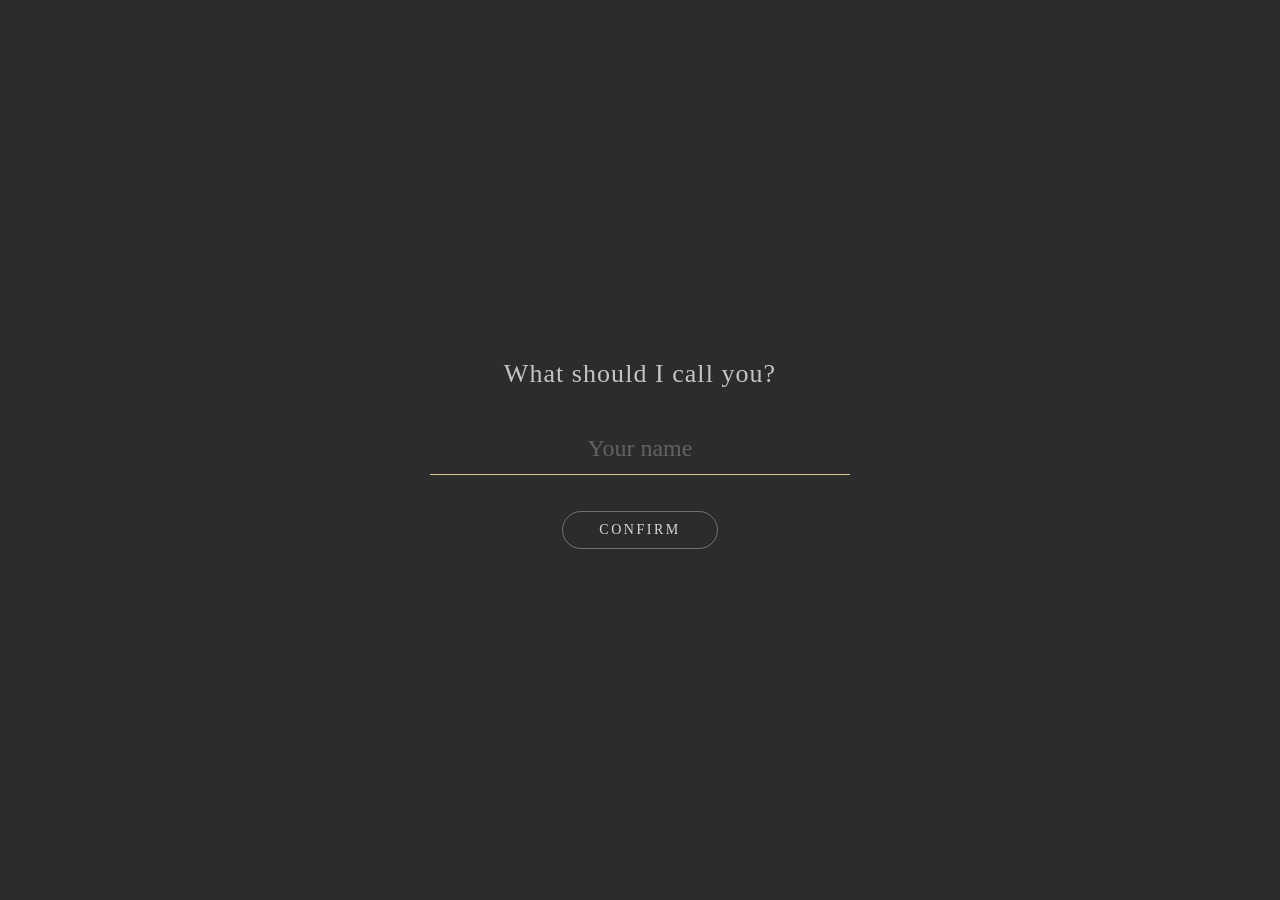
<file: index.html>
<!DOCTYPE html>
<html lang="en">
<head>
<meta charset="UTF-8" />
<meta name="viewport" content="width=device-width, initial-scale=1.0" />
<meta name="description" content="2026 Planner: open the kraft notebook and start writing." />
<title>2026 Planner · Cover</title>
<link rel="icon" type="image/jpeg" href="assets/favicon.jpg" />
<link rel="apple-touch-icon" href="assets/app-icon.jpg" />
<link rel="stylesheet" href="style.css" />
</head>
<body class="ppt-body cover-body">

<header class="site-header"></header>

<main class="ppt-stage" id="stage">
  <!-- ===== closed kraft notebook cover ===== -->
  <div class="cover-book">
    <img class="cover-book__img" src="assets/ppt/cover_notebook.png" alt="2026 planner notebook cover" />
    <a class="cover-clasp" href="months.html" aria-label="Press the clasp on the right to open the 2026 planner"></a>
  </div>
</main>

<div class="cover-turn" id="coverTurn" aria-hidden="true">
  <div class="cover-turn__sheet"></div>
  <div class="cover-turn__shade"></div>
</div>

<!-- ===== v8 开场：起名 -> 欢迎 -> 钥匙 ===== -->
<div class="intro" id="coverIntro" hidden>
  <button class="intro__skip" id="introSkip" type="button" hidden>Skip</button>

  <div class="intro__step intro__step--name" id="introName">
    <p class="intro__hint">What should I call you?</p>
    <input class="intro__input" id="introNameInput" type="text" maxlength="20"
           autocomplete="off" spellcheck="false" placeholder="Your name" />
    <button class="intro__btn" id="introNameGo" type="button">Confirm</button>
  </div>

  <div class="intro__step intro__step--text" id="introText" hidden>
    <p class="intro__type"><span id="introChars"></span><span class="intro__caret" id="introCaret"></span></p>
  </div>
</div>

<button class="cover-key" id="coverKey" type="button" aria-label="Unlock the journal">
  <span class="cover-key__glow" aria-hidden="true"></span>
  <svg class="cover-key__svg" viewBox="0 0 64 120" aria-hidden="true">
    <defs>
      <linearGradient id="keyGold" x1="0" y1="0" x2="1" y2="1">
        <stop offset="0" stop-color="#fff6d2" />
        <stop offset=".45" stop-color="#e8bb55" />
        <stop offset="1" stop-color="#9a6a20" />
      </linearGradient>
    </defs>
    <g fill="none" stroke="rgba(70,44,10,.45)" stroke-width="13"
       stroke-linecap="round" stroke-linejoin="round" transform="translate(1.6,2.2)">
      <circle cx="32" cy="26" r="16" />
      <path d="M32 42 V104" />
      <path d="M32 86 H50 V98 M32 74 H45" />
    </g>
    <g fill="none" stroke="url(#keyGold)" stroke-width="10"
       stroke-linecap="round" stroke-linejoin="round">
      <circle cx="32" cy="26" r="16" />
      <path d="M32 42 V104" />
      <path d="M32 86 H50 V98 M32 74 H45" />
    </g>
  </svg>
</button>

<button class="fs-btn"  id="fullscreenBtn" type="button" aria-label="Fullscreen">⤢</button>

<script src="site.js"></script>
</body>
</html>
</file>
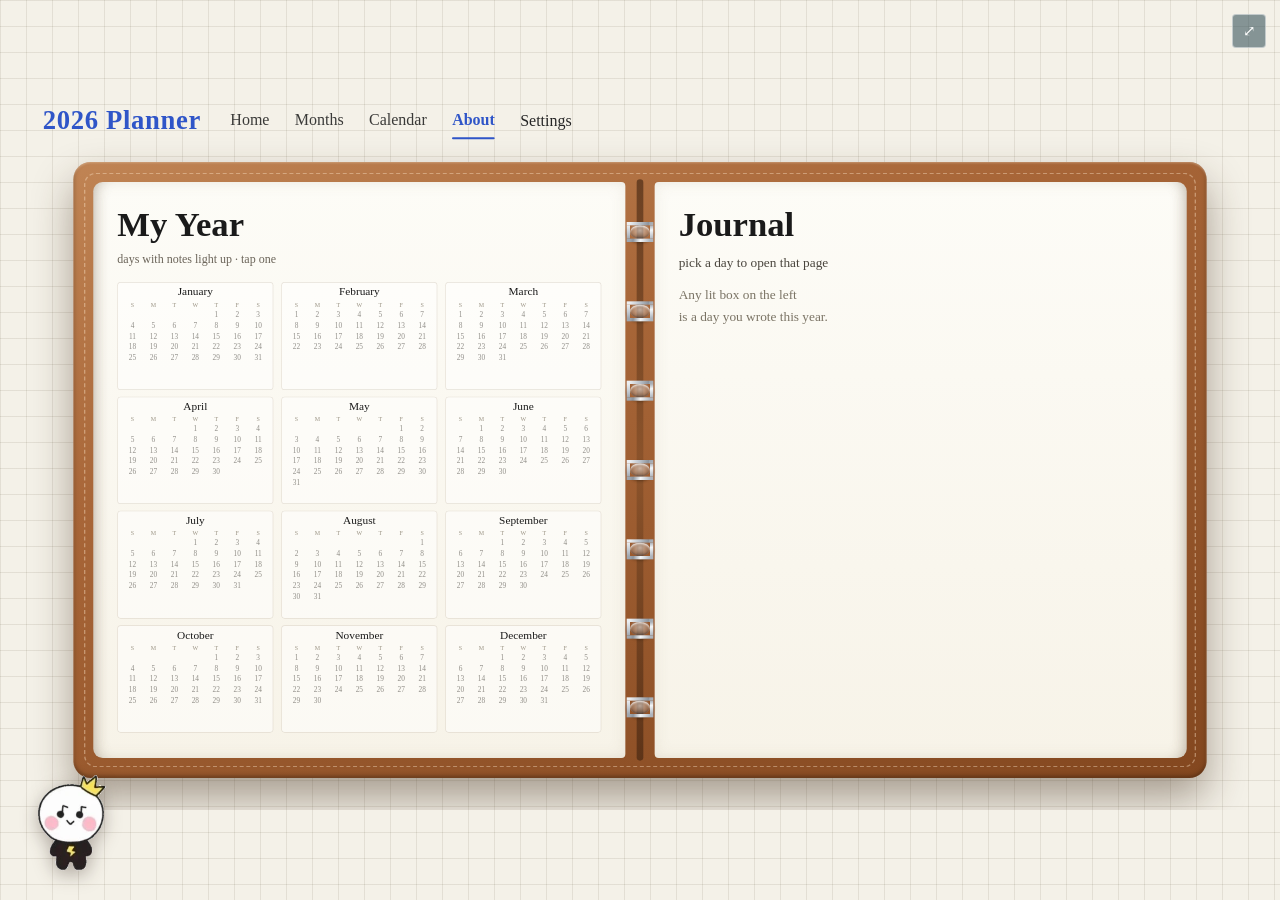
<file: about.html>
<!DOCTYPE html>
<html lang="en">
<head>
<meta charset="UTF-8" />
<meta name="viewport" content="width=device-width, initial-scale=1.0" />
<meta name="description" content="About: every day you wrote this year, collected into one year calendar." />
<title>About · 2026 Planner</title>
<link rel="icon" type="image/jpeg" href="assets/favicon.jpg" />
<link rel="apple-touch-icon" href="assets/app-icon.jpg" />
<link rel="stylesheet" href="style.css" />
</head>
<body class="ppt-body abt-body">

<img id="petSource" src="assets/pet.png" alt="" hidden />

<main class="ppt-stage" id="stage">

  <!-- ===== 顶部导航 ===== -->
  <nav class="topnav" aria-label="Page navigation">
    <span class="topnav__brand">2026 Planner</span>
    <div class="topnav__links">
      <a class="topnav__link" href="index.html">Home</a>
      <a class="topnav__link" href="months.html">Months</a>
      <a class="topnav__link" href="calendar.html">Calendar</a>
      <a class="topnav__link is-active" href="about.html">About</a>
      <button class="topnav__link topnav__link--btn" id="openSettings" type="button">Settings</button>
    </div>
  </nav>

  <!-- ===== 牛皮纸双开活页本 ===== -->
  <div class="binder">
    <div class="binder__spine" aria-hidden="true">
      <span class="binder__ring"></span>
      <span class="binder__ring"></span>
      <span class="binder__ring"></span>
      <span class="binder__ring"></span>
      <span class="binder__ring"></span>
      <span class="binder__ring"></span>
      <span class="binder__ring"></span>
    </div>

    <!-- 左页：年度日历 -->
    <section class="binder__page binder__page--left">
      <div class="binder__inner ba-inner">
        <h1 class="ba-title">My Year</h1>
        <p class="ba-sub">days with notes light up · tap one</p>
        <div class="year-cal" id="yearCal" aria-label="2026 year calendar"></div>
      </div>
    </section>

    <!-- 右页：当天手账 -->
    <section class="binder__page binder__page--right">
      <div class="binder__inner ba-inner">
        <h2 class="ba-jtitle">Journal</h2>
        <p class="ba-jdate" id="journalDate">pick a day to open that page</p>
        <div class="ba-journal" id="journalList" aria-live="polite">
          <p class="abt-empty">Any lit box on the left<br />is a day you wrote this year.</p>
        </div>
        <p class="ba-stat" id="journalStat"></p>
      </div>
    </section>
  </div>

</main>

<button class="fs-btn" id="fullscreenBtn" type="button" aria-label="Fullscreen">⤢</button>

<script src="site.js"></script>
</body>
</html>
</file>
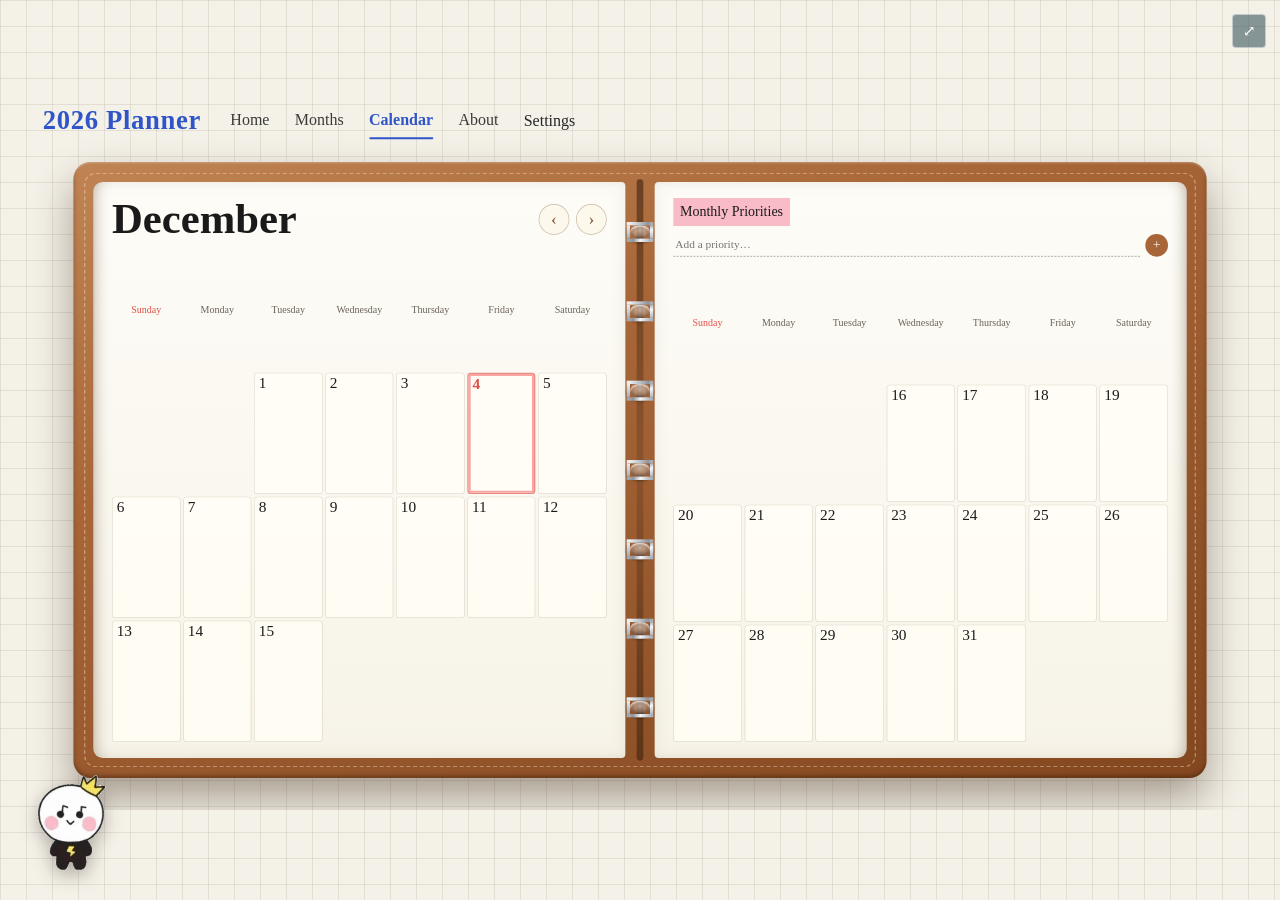
<file: calendar.html>
<!DOCTYPE html>
<html lang="en">
<head>
<meta charset="UTF-8" />
<meta name="viewport" content="width=device-width, initial-scale=1.0" />
<title>Calendar · 2026 Planner</title>
<link rel="icon" type="image/jpeg" href="assets/favicon.jpg" />
<link rel="apple-touch-icon" href="assets/app-icon.jpg" />
<link rel="stylesheet" href="style.css" />
</head>
<body class="ppt-body cal-body">

<img id="petSource" src="assets/pet.png" alt="" hidden />

<main class="ppt-stage" id="stage">

  <!-- ===== 顶部导航 ===== -->
  <nav class="topnav" aria-label="Page navigation">
    <span class="topnav__brand">2026 Planner</span>
    <div class="topnav__links">
      <a class="topnav__link" href="index.html">Home</a>
      <a class="topnav__link" href="months.html">Months</a>
      <a class="topnav__link is-active" href="calendar.html">Calendar</a>
      <a class="topnav__link" href="about.html">About</a>
      <button class="topnav__link topnav__link--btn" id="openSettings" type="button">Settings</button>
    </div>
  </nav>

  <!-- ===== 牛皮纸双开活页本 ===== -->
  <div class="binder">
    <div class="binder__spine" aria-hidden="true">
      <span class="binder__ring"></span>
      <span class="binder__ring"></span>
      <span class="binder__ring"></span>
      <span class="binder__ring"></span>
      <span class="binder__ring"></span>
      <span class="binder__ring"></span>
      <span class="binder__ring"></span>
    </div>

    <!-- 左页：月份标题 + 1–15 号 -->
    <section class="binder__page binder__page--left">
      <div class="binder__inner bc-inner">
        <div class="bc-head">
          <h1 class="bc-month" id="monthTitle">January</h1>
          <div class="bc-arrows">
            <button class="bc-arrow" id="prevMonth" type="button" aria-label="Previous month">‹</button>
            <button class="bc-arrow" id="nextMonth" type="button" aria-label="Next month">›</button>
          </div>
        </div>
        <div class="bc-grid" id="calGridLeft" role="grid" aria-label="First half of the month"></div>
      </div>
    </section>

    <!-- 右页：本月重点 + 16–31 号 -->
    <section class="binder__page binder__page--right">
      <div class="binder__inner bc-inner">
        <section class="bc-prio" aria-label="Monthly priorities">
          <p class="bc-prio__title">Monthly Priorities</p>
          <ul class="bc-prio__list" id="prioList"></ul>
          <form class="bc-prio__form" id="prioForm" autocomplete="off">
            <input class="bc-prio__input" id="prioInput" type="text" placeholder="Add a priority…" aria-label="Add a priority" />
            <button class="bc-prio__add" type="submit" aria-label="Add">+</button>
          </form>
        </section>
        <div class="bc-grid" id="calGridRight" role="grid" aria-label="Second half of the month"></div>
      </div>
    </section>
  </div>

</main>

<button class="fs-btn" id="fullscreenBtn" type="button" aria-label="Fullscreen">⤢</button>

<!-- ===== 当天记录：大页面 ===== -->
<div class="day-page" id="dayPage" role="dialog" aria-modal="true" aria-labelledby="dayPageDate">
  <div class="day-page__sheet" id="daySheet">
    <div class="day-page__top">
      <button class="day-page__back" id="dayBack" type="button">&#8249; Back</button>
      <h2 class="day-page__date" id="dayPageDate">&mdash;</h2>
      <p class="day-page__hint">everything you stick to this one day</p>
    </div>

    <div class="day-page__body">
      <div class="day-page__left">
        <p class="day-page__label">Notes</p>
        <ul class="entry-list" id="dayEntryList"></ul>

        <div class="day-page__composer">
          <form class="composer__row" id="dayForm" autocomplete="off">
            <textarea class="composer__input" id="dayInput" rows="1" placeholder="Click this paper and start writing — no limit." aria-label="Write on this day's page" required></textarea>
            <button class="composer__add" type="submit">Add</button>
          </form>
          <div class="composer__tools">
            <div class="tool-group">
              <span class="tool-group__label">Font</span>
              <span id="fontChips"></span>
            </div>
            <div class="tool-group">
              <span class="tool-group__label">Ink</span>
              <span id="colorDots"></span>
            </div>
            <label class="photo-pick">Attach photo
              <input id="dayPhoto" type="file" accept="image/*" />
            </label>
          </div>
          <div class="emote-bar" id="emoteBar"></div>
          <p class="day-page__note">Everything is saved in this browser on this device.</p>
        </div>
      </div>

      <div class="day-page__right">
        <p class="day-page__label">Scrapbook</p>

        <div class="deco-bar">
          <div class="deco-tabs" id="decoTabs">
            <button type="button" class="deco-tab is-active" data-cat="tape">Tape</button>
            <button type="button" class="deco-tab" data-cat="paper">Paper</button>
            <button type="button" class="deco-tab" data-cat="sticker">Sticker</button>
            <button type="button" class="deco-tab" data-cat="text">Text</button>
          </div>
          <div class="deco-tray" id="decoTray"></div>
          <div class="text-maker" id="textMaker" hidden>
            <textarea class="text-maker__input" id="textMakerInput" rows="2" placeholder="Type your words here — they land on the page as a sticker."></textarea>
            <div class="text-maker__row">
              <div class="tool-group">
                <span class="tool-group__label">Font</span>
                <span id="textFontChips"></span>
              </div>
              <div class="tool-group">
                <span class="tool-group__label">Ink</span>
                <span id="textColorDots"></span>
              </div>
              <button type="button" class="text-maker__add" id="textMakerAdd">Place on page</button>
            </div>
          </div>
        </div>

        <div class="photo-wall" id="photoWall">
          <div class="photo-wall__empty" id="photoWallEmpty">Pick a tape, a paper or a sticker above, then drag it anywhere.</div>
        </div>
      </div>
    </div>
  </div>
</div>

<script src="site.js"></script>
</body>
</html>
</file>
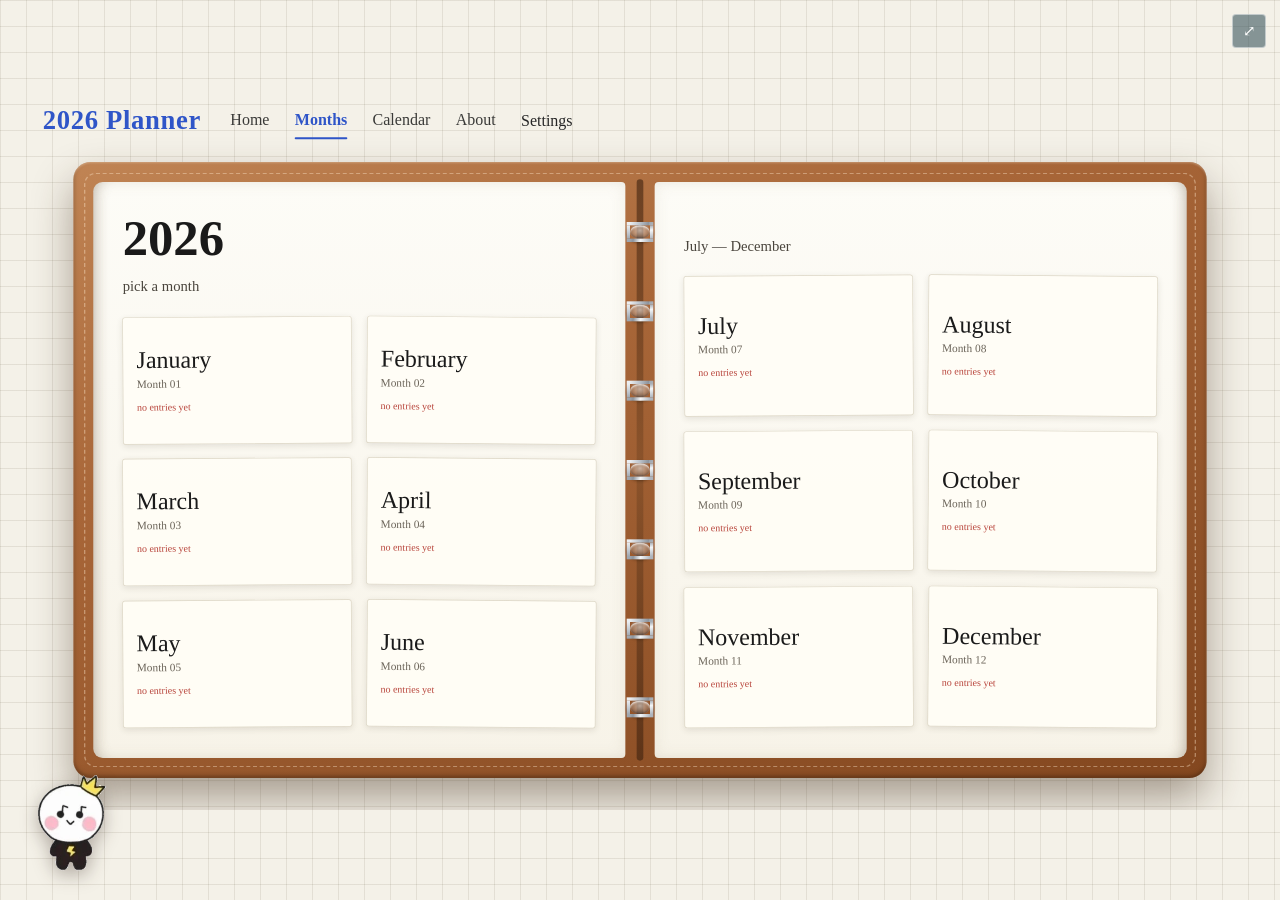
<file: months.html>
<!DOCTYPE html>
<html lang="en">
<head>
<meta charset="UTF-8" />
<meta name="viewport" content="width=device-width, initial-scale=1.0" />
<meta name="description" content="2026 Planner: twelve month openers." />
<title>Months · 2026 Planner</title>
<link rel="icon" type="image/jpeg" href="assets/favicon.jpg" />
<link rel="apple-touch-icon" href="assets/app-icon.jpg" />
<link rel="stylesheet" href="style.css" />
</head>
<body class="ppt-body mon-body">

<img id="petSource" src="assets/pet.png" alt="" hidden />

<main class="ppt-stage" id="stage">

  <!-- ===== 顶部导航 ===== -->
  <nav class="topnav" aria-label="Page navigation">
    <span class="topnav__brand">2026 Planner</span>
    <div class="topnav__links">
      <a class="topnav__link" href="index.html">Home</a>
      <a class="topnav__link is-active" href="months.html">Months</a>
      <a class="topnav__link" href="calendar.html">Calendar</a>
      <a class="topnav__link" href="about.html">About</a>
      <button class="topnav__link topnav__link--btn" id="openSettings" type="button">Settings</button>
    </div>
  </nav>

  <!-- ===== 牛皮纸双开活页本 ===== -->
  <div class="binder">
    <div class="binder__spine" aria-hidden="true">
      <span class="binder__ring"></span>
      <span class="binder__ring"></span>
      <span class="binder__ring"></span>
      <span class="binder__ring"></span>
      <span class="binder__ring"></span>
      <span class="binder__ring"></span>
      <span class="binder__ring"></span>
    </div>

    <!-- 左页：1–6 月 -->
    <section class="binder__page binder__page--left">
      <div class="binder__inner bm-inner">
        <h1 class="bm-title">2026</h1>
        <p class="bm-sub">pick a month</p>
        <div class="bm-grid" aria-label="January to June">
          <a class="month-card" href="calendar.html?month=1" data-month="1">
            <span class="month-card__name">January</span>
            <span class="month-card__meta">Month 01</span>
            <span class="month-card__count" data-count>0 entries</span>
          </a>
          <a class="month-card" href="calendar.html?month=2" data-month="2">
            <span class="month-card__name">February</span>
            <span class="month-card__meta">Month 02</span>
            <span class="month-card__count" data-count>0 entries</span>
          </a>
          <a class="month-card" href="calendar.html?month=3" data-month="3">
            <span class="month-card__name">March</span>
            <span class="month-card__meta">Month 03</span>
            <span class="month-card__count" data-count>0 entries</span>
          </a>
          <a class="month-card" href="calendar.html?month=4" data-month="4">
            <span class="month-card__name">April</span>
            <span class="month-card__meta">Month 04</span>
            <span class="month-card__count" data-count>0 entries</span>
          </a>
          <a class="month-card" href="calendar.html?month=5" data-month="5">
            <span class="month-card__name">May</span>
            <span class="month-card__meta">Month 05</span>
            <span class="month-card__count" data-count>0 entries</span>
          </a>
          <a class="month-card" href="calendar.html?month=6" data-month="6">
            <span class="month-card__name">June</span>
            <span class="month-card__meta">Month 06</span>
            <span class="month-card__count" data-count>0 entries</span>
          </a>
        </div>
      </div>
    </section>

    <!-- 右页：7–12 月 -->
    <section class="binder__page binder__page--right">
      <div class="binder__inner bm-inner">
        <p class="bm-sub bm-sub--right">July — December</p>
        <div class="bm-grid bm-grid--right" aria-label="July to December">
          <a class="month-card" href="calendar.html?month=7" data-month="7">
            <span class="month-card__name">July</span>
            <span class="month-card__meta">Month 07</span>
            <span class="month-card__count" data-count>0 entries</span>
          </a>
          <a class="month-card" href="calendar.html?month=8" data-month="8">
            <span class="month-card__name">August</span>
            <span class="month-card__meta">Month 08</span>
            <span class="month-card__count" data-count>0 entries</span>
          </a>
          <a class="month-card" href="calendar.html?month=9" data-month="9">
            <span class="month-card__name">September</span>
            <span class="month-card__meta">Month 09</span>
            <span class="month-card__count" data-count>0 entries</span>
          </a>
          <a class="month-card" href="calendar.html?month=10" data-month="10">
            <span class="month-card__name">October</span>
            <span class="month-card__meta">Month 10</span>
            <span class="month-card__count" data-count>0 entries</span>
          </a>
          <a class="month-card" href="calendar.html?month=11" data-month="11">
            <span class="month-card__name">November</span>
            <span class="month-card__meta">Month 11</span>
            <span class="month-card__count" data-count>0 entries</span>
          </a>
          <a class="month-card" href="calendar.html?month=12" data-month="12">
            <span class="month-card__name">December</span>
            <span class="month-card__meta">Month 12</span>
            <span class="month-card__count" data-count>0 entries</span>
          </a>
        </div>
      </div>
    </section>
  </div>

</main>

<button class="fs-btn" id="fullscreenBtn" type="button" aria-label="Fullscreen">⤢</button>

<script src="site.js"></script>
</body>
</html>
</file>
<file: style.css>
/* ==========================================================================
   2026 Planner · 手账拼贴计划本
   课程项目样式表（唯一外链 CSS）
   结构约定：body → .stage（灰蓝背景层）→ .book（书本）→ .page（内页）
   视觉基准：用户提供的 2026 Planner 拼贴手账参考图
   ========================================================================== */

/* ---------- 1. 设计变量 ---------- */
:root {
  /* 背景：莫兰迪灰蓝（参考图底布） */
  --bg-deep: #55787d;
  --bg: #7297a0;
  --bg-soft: #8fb0b6;

  /* 纸张 */
  --paper: #fdfbf1;
  --paper-warm: #faf5e4;
  --paper-line: rgba(126, 152, 165, .26);

  /* 墨色 */
  --ink: #262626;
  --ink-soft: #4a4a44;
  --ink-faint: #7b7466;

  /* 便利贴与便签 */
  --note-yellow: #fbe58f;
  --note-yellow-deep: #efd266;
  --note-blue: #a9d8ea;
  --note-green: #b9ddb4;
  --note-pink: #f3b6c8;
  --note-purple: #cfc0e6;
  --note-cream: #fdf6d8;

  /* 夹具与点缀 */
  --clip-navy: #23405e;
  --clip-red: #c3443f;
  --stamp-red: #b8403c;
  --tape-blue: #a9c9e0;

  /* 字体栈：手写英文用系统自带手写体，中文用楷体 */
  --hand: "Segoe Print", "Bradley Hand", "Comic Sans MS", cursive;
  --hand-title: "Segoe Print", "Bradley Hand", cursive;
  --kai: "KaiTi", "STKaiti", "楷体", "Songti SC", serif;
  --ui: "Segoe UI", "Microsoft YaHei", sans-serif;
}

/* ---------- 2. 重置与基础 ---------- */
* { margin: 0; padding: 0; box-sizing: border-box; }
html { -webkit-text-size-adjust: 100%; }

body {
  min-height: 100vh;
  display: flex;
  flex-direction: column;
  align-items: center;
  font: 15px/1.8 var(--kai);
  color: var(--ink);
  background-color: var(--bg);
  /* 云雾灰蓝背景：径向渐变模拟参考图底布 */
  background-image:
    radial-gradient(circle at 18% 12%, rgba(255, 255, 255, .32) 0%, transparent 42%),
    radial-gradient(circle at 82% 84%, rgba(255, 255, 255, .22) 0%, transparent 46%),
    radial-gradient(circle at 62% 30%, rgba(210, 228, 230, .32) 0%, transparent 52%),
    linear-gradient(160deg, #6d9299 0%, #7d9fa5 46%, #5f8288 100%);
  background-attachment: fixed;
}

img { max-width: 100%; display: block; }
img[hidden] { display: none !important; }
a { color: #1f4a5e; text-decoration: none; }
a:hover { text-decoration: underline; text-underline-offset: 3px; }
button, input, textarea, select { font-family: inherit; font-size: inherit; }
::selection { background: #fbe58f; color: #2b2b2b; }

/* ---------- 3. 舞台与书本外壳 ---------- */
.stage {
  width: 100%;
  max-width: 1240px;
  margin: 0 auto;
  padding: 22px 14px 26px;
  display: flex;
  flex-direction: column;
  align-items: center;
  flex: 1;
}

/* 书本：两页展开 */
.book {
  position: relative;
  width: 100%;
  display: flex;
  align-items: stretch;
  filter: drop-shadow(0 18px 26px rgba(20, 45, 52, .38));
}

/* 书页：横线纸 */
.page {
  position: relative;
  flex: 1 1 50%;
  min-width: 0;
  padding: 26px 28px 30px;
  background-color: var(--paper);
  background-image:
    repeating-linear-gradient(
      180deg,
      transparent 0 27px,
      var(--paper-line) 27px 28px
    );
  background-position: 0 8px;
  color: var(--ink-soft);
}
.page--left {
  border-radius: 8px 2px 2px 8px;
  box-shadow:
    inset -14px 0 18px -14px rgba(90, 80, 60, .34),
    inset 1px 0 0 rgba(255, 255, 255, .9);
}
.page--right {
  border-radius: 2px 8px 8px 2px;
  box-shadow:
    inset 14px 0 18px -14px rgba(90, 80, 60, .34),
    inset -1px 0 0 rgba(255, 255, 255, .9);
}
/* 书脊中缝 */
.book::after {
  content: "";
  position: absolute;
  top: 0;
  bottom: 0;
  left: 50%;
  width: 26px;
  transform: translateX(-50%);
  background: linear-gradient(90deg,
    rgba(120, 105, 80, .22) 0%,
    rgba(255, 253, 245, .06) 42%,
    rgba(255, 253, 245, .06) 58%,
    rgba(120, 105, 80, .22) 100%);
  pointer-events: none;
  z-index: 3;
}

/* ---------- 4. 书页顶部与页眉 ---------- */
.page-corner {
  position: absolute;
  top: 8px;
  font: 10px/1.4 var(--hand);
  color: #b7b0a0;
  letter-spacing: .08em;
}
.page-corner--left { left: 14px; }
.page-corner--right { right: 14px; }

/* ---------- 5. 手写大标题 ---------- */
.headline {
  text-align: center;
  margin: 18px 0 10px;
  color: var(--ink);
  font-family: var(--hand-title);
  line-height: 1.15;
  letter-spacing: .02em;
  text-transform: uppercase;
}
.headline .line-1 {
  display: block;
  font-size: 48px;
  font-weight: 700;
}
.headline .line-2 {
  display: block;
  margin-top: 6px;
  font-size: 50px;
  font-weight: 700;
}
/* 标题下方褐色标签条（参考图 By … 那个长条） */
.headline-by {
  display: inline-block;
  margin-top: 14px;
  padding: 3px 18px;
  background: #ded2bd;
  color: #4d4335;
  font: 13px/1.6 var(--hand);
  letter-spacing: .06em;
  transform: rotate(-.6deg);
  box-shadow: 1px 2px 3px rgba(90, 78, 58, .18);
}

/* ---------- 6. 便利贴（黄色清单） ---------- */
.sticky {
  position: relative;
  padding: 16px 16px 14px;
  background: var(--note-yellow);
  box-shadow: 2px 4px 8px rgba(80, 70, 45, .2);
  color: #3b3524;
  font: 13px/1.75 var(--kai);
}
/* 便利贴的斜切阴影角 */
.sticky::after {
  content: "";
  position: absolute;
  right: 0;
  bottom: 0;
  border-style: solid;
  border-width: 0 0 16px 16px;
  border-color: transparent transparent #e6cd70 transparent;
}
.sticky--tilt { transform: rotate(-1.4deg); }
.sticky__title {
  display: block;
  margin-bottom: 6px;
  font: 12px/1.5 var(--hand);
  letter-spacing: .06em;
  color: #5c5230;
  text-transform: uppercase;
}

/* 清单项 */
.check-list {
  list-style: none;
}
.check-list li {
  position: relative;
  padding-left: 18px;
  font-size: 13px;
  line-height: 1.85;
}
.check-list li::before {
  content: "";
  position: absolute;
  left: 0;
  top: 6px;
  width: 10px;
  height: 10px;
  border: 1.4px solid #6d6448;
  border-radius: 50%;
  background: rgba(255, 255, 255, .55);
}

/* ---------- 7. 板夹（binder clip） ---------- */
.clip {
  position: absolute;
  width: 26px;
  height: 74px;
  background: var(--clip-navy);
  border-radius: 4px;
  box-shadow: 2px 4px 8px rgba(20, 40, 55, .35);
  z-index: 4;
}
.clip::before,
.clip::after {
  content: "";
  position: absolute;
  left: 5px;
  width: 16px;
  height: 12px;
  background: #16293c;
  border-radius: 3px;
}
.clip::before { top: -7px; }
.clip::after { bottom: -7px; }
.clip--right { right: -14px; top: 26%; }
.clip--left { left: -14px; top: 56%; }
.clip--red { background: var(--clip-red); }
.clip--red::before,
.clip--red::after { background: #8e2f2b; }

/* ---------- 8. 胶带（washi tape 蓝格） ---------- */
.tape {
  position: absolute;
  background-color: var(--tape-blue);
  background-image:
    repeating-linear-gradient(90deg, rgba(255, 255, 255, .8) 0 2px, transparent 2px 9px),
    repeating-linear-gradient(0deg, rgba(255, 255, 255, .8) 0 2px, transparent 2px 9px);
  border-left: 1px dashed rgba(255, 255, 255, .9);
  border-right: 1px dashed rgba(255, 255, 255, .9);
  opacity: .95;
  z-index: 4;
}
.tape--wide {
  width: 34px;
  height: 240px;
  right: -22px;
  top: 4%;
  transform: rotate(-2deg);
}

/* ---------- 9. 邮戳 ---------- */
.postmark {
  position: absolute;
  display: grid;
  place-items: center;
  width: 78px;
  height: 78px;
  border: 2px dashed rgba(184, 64, 60, .55);
  border-radius: 50%;
  color: var(--stamp-red);
  font: 8px/1.35 var(--ui);
  text-align: center;
  letter-spacing: .08em;
  text-transform: uppercase;
  opacity: .78;
  transform: rotate(-12deg);
  pointer-events: none;
}
.postmark span { display: block; font-size: 9px; font-weight: 700; }

/* ---------- 10. 撕纸碎片 ---------- */
.torn-paper {
  position: absolute;
  padding: 14px 16px;
  background: #f3ecdd;
  color: #8d8069;
  font: 11px/1.7 var(--hand);
  box-shadow: 2px 4px 10px rgba(30, 45, 50, .22);
  z-index: 2;
}
.torn-paper::before {
  content: "";
  position: absolute;
  inset: -6px -4px -6px -4px;
  background: inherit;
  clip-path: polygon(
    0 6%, 8% 0, 18% 7%, 30% 1%, 42% 8%, 55% 2%, 68% 9%, 80% 3%, 92% 10%, 100% 4%,
    100% 94%, 90% 100%, 78% 93%, 66% 99%, 54% 92%, 42% 98%, 30% 91%, 18% 99%, 8% 93%, 0 98%
  );
  z-index: -1;
  opacity: .92;
}
.torn-paper--left {
  left: -74px;
  top: 22%;
  width: 132px;
  transform: rotate(-4deg);
}

/* ---------- 11. 贴纸元素（内联 SVG 载体） ---------- */
.sticker {
  position: absolute;
  pointer-events: none;
  z-index: 4;
}
.sticker svg { width: 100%; height: 100%; }
.sticker--apple { top: -18px; left: 50%; width: 62px; height: 62px; transform: translateX(-50%) rotate(-3deg); }
.sticker--bow { top: -26px; right: 12%; width: 96px; height: 52px; transform: rotate(6deg); }
.sticker--gem { right: 8%; bottom: 96px; width: 36px; height: 36px; transform: rotate(-8deg); }
.sticker--clover { right: 17%; bottom: 72px; width: 34px; height: 34px; transform: rotate(12deg); }
.sticker--moon { right: 12%; bottom: 40px; width: 30px; height: 34px; transform: rotate(-14deg); }

/* xoxo 黄色标签 */
.tag-xoxo {
  position: absolute;
  right: 14%;
  top: 34%;
  padding: 2px 14px;
  background: #ffe066;
  color: #3b3b2f;
  font: 700 16px/1.6 var(--hand);
  border-radius: 3px;
  transform: rotate(-2deg);
  box-shadow: 1px 2px 4px rgba(70, 60, 30, .2);
  z-index: 4;
}

/* ---------- 12. 简笔人物（坐姿看手机） ---------- */
.figure {
  position: absolute;
  right: 26px;
  bottom: 12px;
  width: 132px;
  height: 190px;
  z-index: 5;
  pointer-events: none;
}
.figure svg { width: 100%; height: 100%; }

/* ---------- 13. 页面小图（日历格子里的贴图占位） ---------- */
.mini-pic {
  display: block;
  width: 100%;
  height: 26px;
  border-radius: 2px;
  background: linear-gradient(135deg, #e7ddc8, #cdbf9f);
  opacity: .55;
}

/* ---------- 14. 日历（单月页） ---------- */
.calendar-head {
  display: flex;
  align-items: baseline;
  justify-content: space-between;
  gap: 12px;
  margin-bottom: 8px;
}

.month-title {
  font: 700 26px/1.2 var(--hand-title);
  letter-spacing: .06em;
  text-transform: uppercase;
  color: var(--ink);
}
.month-sub {
  font: 11px/1.4 var(--hand);
  color: var(--ink-faint);
  letter-spacing: .06em;
}

/* 月度优先清单（标题右侧小字） */
.priorities {
  margin: 4px 0 10px;
  padding: 6px 8px;
  border-top: 1px dashed rgba(120, 140, 150, .5);
  border-bottom: 1px dashed rgba(120, 140, 150, .5);
  font: 10px/1.7 var(--kai);
  color: #6b6355;
}
.priorities b { display: block; font: 11px/1.6 var(--hand); color: #4d4335; margin-bottom: 2px; }
.priorities ul { list-style: none; display: flex; flex-wrap: wrap; gap: 0 14px; }
.priorities li::before { content: "○ "; font-size: 10px; }

/* 日历网格 */
.cal-grid {
  display: grid;
  grid-template-columns: repeat(7, minmax(0, 1fr));
  border-top: 1px solid rgba(120, 140, 150, .45);
  border-left: 1px solid rgba(120, 140, 150, .45);
}
.cal-weekday {
  padding: 3px 2px;
  border-right: 1px solid rgba(120, 140, 150, .45);
  border-bottom: 1px solid rgba(120, 140, 150, .45);
  background: rgba(255, 255, 255, .55);
  color: #6f6a5c;
  font: 10px/1.5 var(--hand);
  text-align: center;
  letter-spacing: .04em;
}
.cal-weekday--sun { color: #b8453c; }

.cal-cell {
  position: relative;
  min-height: 74px;
  padding: 20px 5px 5px;
  border-right: 1px solid rgba(120, 140, 150, .45);
  border-bottom: 1px solid rgba(120, 140, 150, .45);
  background: rgba(255, 255, 255, .18);
  cursor: pointer;
  transition: background .16s;
}
.cal-cell:hover { background: rgba(251, 229, 143, .38); }
.cal-cell--empty { cursor: default; background: transparent; }
.cal-cell--empty:hover { background: transparent; }

.cal-num {
  position: absolute;
  top: 3px;
  left: 5px;
  color: #8a8272;
  font: 10px/1.4 var(--hand);
}
.cal-cell--today .cal-num { color: #b8453c; font-weight: 700; }
.cal-cell--today { box-shadow: inset 0 0 0 2px rgba(184, 69, 60, .5); }

/* 格子内的事件标签 */
.cal-event {
  display: block;
  margin-top: 3px;
  padding: 1px 4px;
  background: rgba(169, 216, 234, .7);
  color: #274b5c;
  font: 10px/1.5 var(--kai);
  border-radius: 2px;
  overflow: hidden;
  text-overflow: ellipsis;
  white-space: nowrap;
}
.cal-event + .cal-event { background: rgba(185, 221, 180, .7); color: #33502f; }
/* 有事件的小圆点 */
.cal-dot {
  position: absolute;
  top: 5px;
  right: 5px;
  width: 5px;
  height: 5px;
  border-radius: 50%;
  background: #b8453c;
}

/* ---------- 15. 便签墙（Weekly Reminders） ---------- */
.note-board-head {
  margin-bottom: 10px;
  font: 700 22px/1.3 var(--hand-title);
  letter-spacing: .05em;
  text-transform: uppercase;
  color: var(--ink);
}

.note-wall {
  display: flex;
  flex-wrap: wrap;
  gap: 14px 12px;
  align-items: flex-start;
}
.note-card {
  flex: 1 1 118px;
  max-width: 180px;
  min-height: 108px;
  padding: 10px 11px 12px;
  box-shadow: 2px 4px 9px rgba(70, 60, 40, .2);
  color: #3c3a2c;
  font: 11.5px/1.7 var(--kai);
}
.note-card:nth-child(odd) { transform: rotate(-1.2deg); }
.note-card:nth-child(even) { transform: rotate(1deg); }
.note-card--blue { background: var(--note-blue); }
.note-card--yellow { background: var(--note-yellow); }
.note-card--green { background: var(--note-green); }
.note-card--pink { background: var(--note-pink); }
.note-card--purple { background: var(--note-purple); }
.note-card--cream { background: var(--note-cream); }
.note-card__day {
  display: block;
  margin-bottom: 4px;
  font: 700 12px/1.4 var(--hand);
  letter-spacing: .04em;
  color: #4b4535;
}
.note-list { list-style: none; }
.note-list li { position: relative; padding-left: 12px; }
.note-list li::before { content: "•"; position: absolute; left: 2px; color: #6b6450; }

/* 便签墙上的贴纸点缀 */
.note-wall .wall-chip {
  position: absolute;
  width: 34px;
  height: 34px;
}

/* ---------- 16. 月份总览（12 个月卡片） ---------- */
.months-head {
  text-align: center;
  margin-bottom: 16px;
}
.months-head h2 {
  font: 700 34px/1.2 var(--hand-title);
  letter-spacing: .06em;
  text-transform: uppercase;
  color: var(--ink);
}
.months-head p {
  margin-top: 4px;
  font: 12px/1.6 var(--hand);
  color: var(--ink-faint);
  letter-spacing: .06em;
}

.months-grid {
  display: flex;
  flex-wrap: wrap;
  gap: 16px 14px;
  justify-content: center;
  padding: 6px 0 10px;
}
.month-card {
  display: flex;
  flex-direction: column;
  justify-content: flex-end;
  flex: 0 1 calc(33.333% - 12px);
  min-width: 150px;
  min-height: 104px;
  padding: 12px 14px 14px;
  background: var(--paper);
  border: 1px solid rgba(126, 152, 165, .35);
  color: var(--ink);
  text-decoration: none;
  box-shadow: 2px 4px 10px rgba(30, 50, 56, .24);
  transition: transform .16s, box-shadow .16s;
}
.month-card:nth-child(3n+1) { transform: rotate(-.8deg); }
.month-card:nth-child(3n+2) { transform: rotate(.6deg); }
.month-card:nth-child(3n) { transform: rotate(-.3deg); }
.month-card:hover {
  transform: translateY(-3px) rotate(0deg);
  box-shadow: 4px 8px 16px rgba(30, 50, 56, .3);
  text-decoration: none;
}
.month-card__name {
  font: 700 19px/1.3 var(--hand-title);
  letter-spacing: .08em;
  text-transform: uppercase;
}
.month-card__meta {
  margin-top: 5px;
  color: #7b7466;
  font: 10.5px/1.6 var(--kai);
}
.month-card__count {
  display: inline-block;
  margin-top: 6px;
  padding: 0 6px;
  background: var(--note-yellow);
  color: #4a4432;
  font: 10px/1.7 var(--ui);
}

/* ---------- 17. 页内导航（返回 / 面包屑） ---------- */
.crumb {
  width: 100%;
  display: flex;
  align-items: center;
  justify-content: space-between;
  gap: 12px;
  margin-bottom: 10px;
  padding: 3px 4px;
  font: 12px/1.6 var(--hand);
  letter-spacing: .05em;
  color: #e8f2f2;
}
.crumb a { color: #eaf5f5; text-decoration: none; border-bottom: 1px dashed rgba(255, 255, 255, .7); }
.crumb a:hover { color: #fff; text-decoration: none; }
.crumb__path { opacity: .8; }

/* ---------- 18. 日计划面板（弹窗） ---------- */
.modal {
  position: fixed;
  inset: 0;
  z-index: 60;
  display: none;
  align-items: center;
  justify-content: center;
  padding: 20px;
  background: rgba(22, 40, 46, .5);
  backdrop-filter: blur(2px);
}
.modal.is-open { display: flex; }

.modal__panel {
  position: relative;
  width: 100%;
  max-width: 420px;
  max-height: 82vh;
  overflow-y: auto;
  padding: 20px 22px 18px;
  background-color: var(--paper);
  background-image: repeating-linear-gradient(180deg, transparent 0 27px, var(--paper-line) 27px 28px);
  box-shadow: 0 16px 36px rgba(15, 32, 38, .42);
  transform: rotate(-.4deg);
}
.modal__close {
  position: absolute;
  top: 6px;
  right: 8px;
  width: 24px;
  height: 24px;
  border: 0;
  background: none;
  color: #8a8272;
  font: 16px/24px var(--ui);
  cursor: pointer;
}
.modal__close:hover { color: #b8453c; }

.modal__date {
  font: 700 20px/1.3 var(--hand-title);
  color: var(--ink);
  letter-spacing: .04em;
}
.modal__hint {
  margin: 2px 0 10px;
  font: 10.5px/1.6 var(--hand);
  color: var(--ink-faint);
  letter-spacing: .04em;
}

.event-list { list-style: none; margin-bottom: 10px; }
.event-list li {
  display: flex;
  align-items: flex-start;
  gap: 8px;
  padding: 5px 0;
  border-bottom: 1px dotted rgba(126, 152, 165, .5);
  font: 12.5px/1.7 var(--kai);
}
.event-list li:last-child { border-bottom: 0; }
.event-list .ev-text { flex: 1; min-width: 0; word-break: break-word; }
.event-list .ev-del {
  border: 0;
  background: none;
  color: #a29a88;
  font: 11px/1.4 var(--ui);
  cursor: pointer;
  padding: 2px 4px;
}
.event-list .ev-del:hover { color: #b8453c; }
.event-list .ev-pic {
  display: block;
  max-width: 100%;
  max-height: 120px;
  margin-top: 4px;
  border: 1px solid #ddd6c9;
  background: #fff;
  padding: 3px;
}

/* 添加行 */
.add-row { display: flex; gap: 6px; }
.add-row input { flex: 1; min-width: 0; }

/* 通用输入框样式 */
.field {
  padding: 4px 8px;
  border: 1px solid rgba(126, 152, 165, .7);
  background: rgba(255, 255, 255, .82);
  color: #333;
  font: 12px/1.7 var(--kai);
  outline: none;
}
.field:focus { border-color: #b8453c; background: #fff; }

/* 通用按钮 */
.btn {
  display: inline-block;
  padding: 3px 12px;
  border: 1px solid rgba(90, 78, 58, .55);
  background: #ded2bd;
  color: #3d3a2c;
  font: 11px/1.7 var(--ui);
  letter-spacing: .04em;
  cursor: pointer;
  box-shadow: 1px 2px 0 rgba(90, 78, 58, .25);
  transition: background .14s, transform .14s;
}
.btn:hover { background: #e9dfcc; transform: translateY(-1px); }
.btn:active { transform: translateY(0); box-shadow: none; }
.btn--ghost {
  background: rgba(255, 255, 255, .7);
  border-color: rgba(126, 152, 165, .6);
  color: #4a5b60;
}
.btn--small { padding: 1px 8px; font-size: 10px; }

/* 照片上传行 */
.photo-row {
  display: flex;
  align-items: center;
  gap: 8px;
  margin-top: 8px;
  font: 10.5px/1.6 var(--ui);
  color: #6f6a5c;
}
.photo-row input[type="file"] {
  font-size: 10px;
  max-width: 100%;
  color: #6f6a5c;
}

/* ---------- 19. 全屏按钮 ---------- */
.fs-btn {
  position: fixed;
  right: 14px;
  top: 14px;
  z-index: 50;
  width: 34px;
  height: 34px;
  display: grid;
  place-items: center;
  border: 1px solid rgba(255, 255, 255, .5);
  background: rgba(42, 72, 80, .55);
  color: #fff;
  cursor: pointer;
  border-radius: 4px;
  transition: background .16s;
}
.fs-btn:hover { background: rgba(42, 72, 80, .82); }
.fs-btn svg { width: 16px; height: 16px; }

/* ---------- 20. 桌面宠物 ---------- */
.pet {
  position: fixed;
  left: 26px;
  bottom: 22px;
  z-index: 55;
  width: 96px;
  cursor: grab;
  transform-origin: 50% 100%;
  user-select: none;
  touch-action: none;
  animation: pet-breathe 3.2s ease-in-out infinite;
}
.pet:active { cursor: grabbing; }
.pet__img {
  width: 100%;
  height: auto;
  filter: drop-shadow(0 7px 12px rgba(20, 40, 45, .34));
  pointer-events: none;
}
/* 呼吸与轻微摇摆 */
@keyframes pet-breathe {
  0%, 100% { transform: translateY(0) rotate(0deg); }
  50% { transform: translateY(-4px) rotate(-1.5deg); }
}
/* 点击时的开心反馈 */
.pet.is-happy { animation: pet-hop .5s ease; }
@keyframes pet-hop {
  0% { transform: translateY(0) scale(1); }
  35% { transform: translateY(-14px) scale(1.08); }
  65% { transform: translateY(0) scale(.96, 1.04); }
  100% { transform: translateY(0) scale(1); }
}

/* 小提示牌 */
.pet__hint {
  position: absolute;
  left: 50%;
  bottom: -6px;
  transform: translateX(-50%);
  padding: 0;
  background: none;
  border: 0;
  color: rgba(255, 252, 240, .92);
  font: 12px/1.5 "Ink Free", "Segoe Script", cursive;
  white-space: nowrap;
  pointer-events: none;
  text-shadow: 0 1px 3px rgba(0, 0, 0, .45);
  opacity: 0;
  transition: opacity .18s;
}

.pet:hover .pet__hint,
.pet:focus-visible .pet__hint { opacity: 1; }

/* ---------- 21. 桌宠聊天气泡（贴纸风） ---------- */
.pet-bubble {
  position: fixed;
  z-index: 58;
  width: 268px;
  max-width: calc(100vw - 24px);
  display: none;
  flex-direction: column;
  padding: 12px 12px 10px;
  background: var(--note-cream);
  border: 1px solid rgba(150, 135, 100, .5);
  box-shadow: 3px 6px 16px rgba(30, 48, 54, .34);
  transform: rotate(-.5deg);
}
.pet-bubble.is-open { display: flex; }
/* 胶带压边 */
.pet-bubble::before {
  content: "";
  position: absolute;
  top: -9px;
  left: 50%;
  width: 74px;
  height: 16px;
  transform: translateX(-50%) rotate(-2deg);
  background-color: var(--tape-blue);
  background-image:
    repeating-linear-gradient(90deg, rgba(255, 255, 255, .85) 0 2px, transparent 2px 8px),
    repeating-linear-gradient(0deg, rgba(255, 255, 255, .85) 0 2px, transparent 2px 8px);
  opacity: .9;
}

.pet-bubble__head {
  display: flex;
  align-items: center;
  gap: 6px;
  padding-bottom: 6px;
  border-bottom: 1px dashed rgba(150, 135, 100, .55);
  font: 700 11px/1.6 var(--hand);
  letter-spacing: .04em;
  color: #5a5140;
}
.pet-lang {
  display: inline-flex;
  align-items: stretch;
  border: 1px solid rgba(150, 135, 100, .55);
  border-radius: 3px;
  overflow: hidden;
  background: rgba(255, 255, 255, .6);
}
.pet-lang__opt {
  border: 0;
  background: none;
  cursor: pointer;
  padding: 0 5px;
  font: 700 10px/1.7 var(--hand);
  color: #7a7264;
  letter-spacing: .02em;
}
.pet-lang__opt + .pet-lang__opt { border-left: 1px solid rgba(150, 135, 100, .35); }
.pet-lang__opt.is-on { background: #5a5140; color: #fdf9ef; }
.pet-lang__opt:focus-visible { outline: 2px solid rgba(184, 69, 60, .5); outline-offset: -2px; }

.pet-bubble__close {
  margin-left: auto;
  border: 0;
  background: none;
  color: #9a9182;
  font: 13px/1 var(--ui);
  cursor: pointer;
}
.pet-bubble__close:hover { color: #b8453c; }

.pet-bubble__log {
  flex: 1;
  max-height: 168px;
  min-height: 92px;
  overflow-y: auto;
  padding: 8px 2px;
  display: flex;
  flex-direction: column;
  gap: 6px;
}
.pet-bubble__log::-webkit-scrollbar { width: 8px; }
.pet-bubble__log::-webkit-scrollbar-thumb { background: #ddd3bc; }

.msg {
  max-width: 92%;
  padding: 4px 8px;
  border: 1px solid rgba(150, 135, 100, .45);
  background: #fffdf3;
  color: #3f3b2f;
  font: 11.5px/1.7 var(--kai);
  white-space: pre-wrap;
  word-break: break-word;
}
.msg--user {
  align-self: flex-end;
  background: #ffeeb8;
  border-color: #e3cd84;
}
.msg--pet {
  align-self: flex-start;
  background: #fffdf3;
}
.msg--sys {
  align-self: center;
  max-width: 100%;
  border: 0;
  background: none;
  color: #9a9182;
  font: 10px/1.6 var(--ui);
  text-align: center;
}
.msg__time { display: block; margin-top: 2px; color: #a9a294; font: 8px/1.4 var(--ui); }

.pet-bubble__input {
  display: flex;
  gap: 5px;
  margin-top: 8px;
}
.pet-bubble__input input {
  flex: 1;
  min-width: 0;
  padding: 3px 7px;
  border: 1px solid rgba(150, 135, 100, .6);
  background: #fff;
  font: 11px/1.7 var(--kai);
  outline: none;
}
.pet-bubble__input input:focus { border-color: #b8453c; }

/* ---------- 22. 页脚 ---------- */
.site-foot {
  margin-top: 18px;
  padding-bottom: 4px;
  color: rgba(240, 248, 248, .82);
  font: 11px/1.8 var(--ui);
  text-align: center;
  letter-spacing: .04em;
}
.site-foot p + p { margin-top: 1px; opacity: .8; }

/* ---------- 23. 通用小字与提示 ---------- */
.empty-note {
  padding: 14px 0;
  color: #9a9182;
  font: 12px/1.8 var(--kai);
  text-align: center;
}
.sr-note {
  font: 10px/1.7 var(--ui);
  color: #7b7466;
}

/* ---------- 24. 封面补充：整本可点入口与跨页标题 ---------- */
.book-link {
  display: block;
  width: 100%;
  color: inherit;
  text-decoration: none;
}
.book-link:hover { text-decoration: none; }
.book-link .book { cursor: pointer; }

.book--cover { min-height: 548px; }
.book--cover .page { min-height: 548px; }

/* 标题层横跨左右两页 */
.cover-center {
  position: absolute;
  left: 0;
  right: 0;
  top: 50%;
  transform: translateY(-48%) rotate(-1deg);
  z-index: 6;
  text-align: center;
  pointer-events: none;
  padding: 0 16px;
}
.cover-center .headline { margin: 0; }
.headline .line-1 {
  display: block;
  font-size: 34px;
  font-weight: 700;
  letter-spacing: .05em;
}
.headline .line-2 {
  display: block;
  margin-top: 0;
  font-size: 62px;
  font-weight: 700;
  line-height: .92;
}
.headline .line-3 {
  display: block;
  margin-top: 0;
  font-size: 64px;
  font-weight: 700;
  line-height: 1;
}
.cover-center .headline-by {
  margin-top: 18px;
  font-size: 12px;
}

/* 封面便利贴排版清理 */
.sticky--cover { font-size: 12.5px; padding: 14px 14px 12px; }
.sticky--cover .check-list li { line-height: 1.95; }

/* 便签内的输入框铺满卡片 */
.note-card .field {
  width: 100%;
  margin-top: 4px;
  background: rgba(255, 255, 255, .55);
  border-color: rgba(90, 78, 58, .35);
}

/* 右上角全屏按钮留空位 */
.crumb { padding-right: 44px; }

/* ---------- 26. 封面第二版精修 ---------- */
.book--cover {
  min-height: 600px;
  transform: rotate(-.4deg);
}
.book--cover .page { min-height: 600px; }

/* 顶部伸出书外的旧纸片 */
.map-scrap {
  position: absolute;
  top: -34px;
  left: 7%;
  width: 330px;
  height: 54px;
  background-color: #e9e1cd;
  background-image:
    repeating-linear-gradient(115deg, rgba(150, 130, 92, .18) 0 1px, transparent 1px 7px),
    radial-gradient(circle at 30% 60%, rgba(120, 100, 60, .18), transparent 60%);
  box-shadow: 0 4px 10px rgba(30, 45, 50, .26);
  clip-path: polygon(
    0 14%, 6% 3%, 15% 12%, 26% 4%, 38% 14%, 50% 5%, 62% 13%, 74% 3%, 86% 12%, 95% 5%, 100% 16%,
    100% 88%, 92% 98%, 82% 90%, 70% 99%, 58% 89%, 46% 98%, 34% 88%, 22% 97%, 10% 89%, 0 96%
  );
  transform: rotate(-1.2deg);
  z-index: 2;
}

/* 标题：两行，大字 */
.cover-center {
  top: 40%;
  transform: translateY(-52%) rotate(-1.2deg);
}
.headline .line-1 {
  font-size: 58px;
  line-height: 1.02;
  letter-spacing: .03em;
}
.headline .line-2 {
  font-size: 70px;
  line-height: 1;
  letter-spacing: .04em;
}
.cover-center .headline-by {
  margin-top: 20px;
  padding: 4px 26px;
  font-size: 13px;
}

/* 邮戳挪到左上，避开标题 */
.postmark--cover {
  left: 20%;
  top: 15%;
  width: 92px;
  height: 92px;
  font-size: 9px;
}

/* 便利贴：加大并夹上黑色小夹子 */
.sticky--cover {
  width: 214px;
  font-size: 13px;
  padding: 18px 16px 14px;
}
.sticky--cover .check-list li { line-height: 1.9; }
.mini-clip {
  position: absolute;
  left: 96px;
  bottom: 232px;
  width: 46px;
  height: 24px;
  background: linear-gradient(180deg, #3a3a3a, #141414);
  border-radius: 3px;
  box-shadow: 0 2px 4px rgba(0, 0, 0, .3);
  z-index: 6;
}
.mini-clip::after {
  content: "";
  position: absolute;
  right: -9px;
  top: 4px;
  width: 16px;
  height: 16px;
  border: 2px solid #2a2a2a;
  border-radius: 50%;
}

/* 小熊贴纸 */
.sticker--bear {
  left: 33%;
  bottom: 24px;
  width: 100px;
  height: 100px;
  transform: rotate(-3deg);
  z-index: 5;
}

/* 三个小贴纸：围绕人物左侧 */
.sticker--gem {
  right: 37%;
  bottom: 158px;
  width: 40px;
  height: 40px;
  transform: rotate(-9deg);
}
.sticker--clover {
  right: 43%;
  bottom: 128px;
  width: 38px;
  height: 38px;
  transform: rotate(12deg);
}
.sticker--moon {
  right: 36%;
  bottom: 100px;
  width: 34px;
  height: 38px;
  transform: rotate(-14deg);
}

/* 人物放大 */
.figure {
  width: 200px;
  height: 286px;
  right: 30px;
  bottom: 20px;
}

/* xoxo 标签位置 */
.tag-xoxo {
  right: 12%;
  top: 32%;
}

/* 板夹与胶带：板夹压在胶带之上 */
.tape--cover {
  right: -26px;
  top: 6%;
  width: 34px;
  height: 230px;
  z-index: 5;
}
.clip--cover {
  right: -30px;
  top: 30%;
  width: 38px;
  height: 148px;
  border-radius: 6px;
  background: linear-gradient(180deg, #2b4d6d 0%, #1d3550 100%);
  box-shadow: 3px 6px 12px rgba(12, 26, 38, .45);
  z-index: 7;
}
.clip--cover::before,
.clip--cover::after {
  content: "";
  position: absolute;
  left: -6px;
  width: 18px;
  height: 22px;
  background: #16293c;
  border-radius: 3px;
}
.clip--cover::before { top: 16px; }
.clip--cover::after { bottom: 16px; }

/* 蝴蝶结贴近中缝 */
.sticker--bow {
  right: 3%;
  top: -28px;
  width: 104px;
  height: 56px;
}

/* ---------- 28. 各页统一高度与排版细节 ---------- */
.page { min-height: 548px; }

/* about 页说明改为竖排 */
.priorities--stack ul { display: block; }
.priorities--stack li { margin-bottom: 1px; }
.priorities--stack { padding: 8px 10px 10px; }

/* months 页：便利贴回流、右页小标题 */
.months-howto { margin-top: 18px; }
.months-side-note {
  margin: 0 0 12px;
  font: 12px/1.6 var(--hand);
  color: var(--ink-faint);
  letter-spacing: .05em;
}

/* 日历行高统一 */
.cal-grid { grid-auto-rows: minmax(72px, auto); }

/* 便签墙每行三张 */
.note-card {
  flex: 0 1 calc(33.333% - 10px);
  max-width: none;
  min-height: 118px;
}

/* 桌宠：只保留娃娃本体，无白底卡片、无方框、无内边距 */
.pet__img {
  mix-blend-mode: normal;
  background: transparent;
  padding: 0;
  border: 0;
  border-radius: 0;
  box-shadow: none;
  filter: drop-shadow(0 6px 9px rgba(40, 26, 14, .32));
  transform: none;
}
.pet { filter: none; background: transparent; }

/* 封面标题再放大一点 */
.headline .line-1 { font-size: 62px; }
.headline .line-2 { font-size: 74px; }

/* 顶部旧纸片避开左上导航文字 */
.map-scrap { top: -20px; left: 15%; }

/* ---------- 30. 便签与说明文字微调 ---------- */
.note-card {
  flex: 0 1 calc(25% - 10px);
  min-height: 112px;
  padding: 9px 10px 10px;
}
.note-card__day { font-size: 11px; }
.note-card .field { font-size: 11.5px; padding: 3px 6px; }

.priorities--stack {
  margin: 0 0 10px;
  padding: 8px 10px 10px;
  font-size: 12.5px;
  line-height: 1.9;
}
.priorities--stack b { font-size: 12px; margin-bottom: 3px; }

/* ---------- 31. 响应式 ---------- */
@media (max-width: 980px) {
  .book { flex-direction: column; }
  .page { border-radius: 8px; }
  .page--left { border-radius: 8px 8px 2px 2px; }
  .page--right { border-radius: 2px 2px 8px 8px; }
  .book::after { display: none; }
  .page + .page { border-top: 1px solid rgba(120, 140, 150, .4); }
  .torn-paper--left { display: none; }
  .clip--left, .clip--right { display: none; }
  .tape--wide { display: none; }
  .headline .line-1, .headline .line-2 { font-size: 34px; }
  .figure { width: 96px; height: 138px; right: 12px; }
  .month-card { flex-basis: calc(50% - 10px); }
  /* 封面在窄屏收成单页 */
  .book--cover .page--right { display: none; }
  .book--cover { min-height: auto; }
  .book--cover .page { min-height: 440px; }
  .cover-center {
    position: static;
    order: -1;
    transform: rotate(-1deg);
    padding: 18px 14px 10px;
    background-color: var(--paper);
    background-image: repeating-linear-gradient(180deg, transparent 0 27px, var(--paper-line) 27px 28px);
    background-position: 0 8px;
    border-radius: 8px 8px 0 0;
    text-align: center;
    pointer-events: auto;
  }
  .headline .line-1 { font-size: 30px; }
  .headline .line-2 { font-size: 36px; }
  .cover-center .headline-by { margin-top: 10px; font-size: 11px; padding: 3px 14px; }
  .sticky--cover { position: static !important; width: auto !important; max-width: 300px; margin: 14px auto 0; }
  .mini-clip, .map-scrap, .sticker--apple, .tape--cover, .clip--cover { display: none; }
  .postmark--cover { left: 8%; right: auto; top: auto; bottom: 8%; width: 72px; height: 72px; }
  .sticker--bear { left: auto; right: 8%; bottom: 12px; width: 84px; height: 84px; }
}

@media (max-width: 640px) {
  .stage { padding: 10px 8px 18px; }
  .page { padding: 18px 14px 22px; }
  .headline .line-1, .headline .line-2 { font-size: 26px; }
  .headline-by { font-size: 11px; }
  .sticker--apple { width: 44px; height: 44px; }
  .sticker--bow { display: none; }
  .tag-xoxo { display: none; }
  .figure { display: none; }
  .cal-cell { min-height: 58px; padding: 18px 3px 4px; }
  .month-card { flex-basis: 100%; }
  .pet { width: 76px; }
  .pet { left: auto; right: 16px; bottom: 16px; }
  .pet__hint { bottom: -6px; }
  .pet-bubble { width: calc(100vw - 20px); }
  .month-title { font-size: 20px; }
  .note-card { flex-basis: calc(50% - 8px); max-width: none; }
  .modal__panel { padding: 16px 16px 14px; }
}

/* ---------- 32. PPT 1:1 舞台（封面） ---------- */
.ppt-body {
  margin: 0;
  padding: 0;
  display: block;
  min-height: 0;
  background: #2c5554 url("assets/ppt/image1.jpeg") center / cover fixed no-repeat;
  overflow: hidden;
  font-family: "Times New Roman", "Songti SC", "SimSun", serif;
  -webkit-font-smoothing: antialiased;
}

.ppt-stage {
  position: absolute;
  left: 0;
  top: 0;
  width: 1920px;
  height: 1080px;
  max-width: none;
  margin: 0;
  padding: 0;
  display: block;
  transform-origin: 0 0;
  overflow: hidden;
  background: #1d3a3a;
}

.pt {
  position: absolute;
  display: block;
  pointer-events: none;
  user-select: none;
}

.cover-title {
  position: absolute;
  margin: 0;
  display: flex;
  flex-direction: column;
  align-items: center;
  justify-content: flex-start;
  text-align: center;
  color: #111;
}

.cover-title__a {
  font-size: 146px;
  line-height: 1.04;
  letter-spacing: 0.016em;
  white-space: nowrap;
}

.cover-title__b {
  font-size: 122px;
  line-height: 1.04;
  margin-top: 26px;
  font-style: italic;
  letter-spacing: 0.012em;
}

.cover-list {
  position: absolute;
  left: 22.54%;
  top: 64.9%;
  width: 10.4%;
  margin: 0;
  padding: 0;
  list-style: none;
  font-family: "Ink Free", "Segoe Script", cursive;
  font-size: 33px;
  line-height: 37px;
  color: #111;
  letter-spacing: -0.01em;
}

.cover-list li {
  position: relative;
  height: 37px;
  padding-left: 6px;
  white-space: nowrap;
}

.cover-list li img {
  position: absolute;
  left: -40px;
  top: 9px;
  width: 30px;
  height: 23px;
}

.cover-by {
  position: absolute;
  left: 37.5%;
  top: 63.4%;
  width: 26.52%;
  margin: 0;
  font-family: "Times New Roman", "Songti SC", serif;
  font-size: 52px;
  line-height: 1.02;
  text-align: center;
  color: #111;
  letter-spacing: -0.01em;
}

.cover-enter {
  position: absolute;
  left: 13.98%;
  top: 5.6%;
  width: 72.03%;
  height: 90.8%;
  z-index: 30;
  cursor: pointer;
  -webkit-tap-highlight-color: transparent;
}

.cover-enter:focus-visible {
  outline: 3px dashed #e8c14a;
  outline-offset: -8px;
}

.cover-hint {
  position: absolute;
  left: 64%;
  bottom: 20px;
  transform: translateX(-50%);
  margin: 0;
  font-family: "Ink Free", cursive;
  font-size: 19px;
  letter-spacing: 0.08em;
  color: #f2e9d2;
  opacity: 0.85;
  z-index: 31;
  white-space: nowrap;
}

.fs-btn {
  z-index: 40;
}

/* ---------- 33. PPT 1:1 月历页 ---------- */
.cal-body { background: #16302f; }

.cal-month {
  position: absolute;
  margin: 0;
  font-family: "Times New Roman", "Songti SC", serif;
  font-size: 116px;
  line-height: 1;
  font-weight: 400;
  color: #1a1a1a;
  letter-spacing: -0.01em;
  white-space: nowrap;
  z-index: 5;
}

.cal-prio__title {
  position: absolute;
  left: 33.1%;
  top: 12.73%;
  margin: 0;
  padding: 2px 8px 4px;
  font-family: "Ink Free", "Segoe Script", cursive;
  font-size: 32px;
  line-height: 1;
  color: #1a1a1a;
  background: #f9bcc6;
  white-space: nowrap;
  z-index: 6;
}

.cal-prio__panel {
  position: absolute;
  left: 33.1%;
  top: 16.7%;
  width: 35%;
  z-index: 6;
  display: flex;
  flex-direction: column;
  font-family: "Ink Free", "Segoe Script", cursive;
}

.cal-prio__list {
  margin: 0;
  padding: 0;
  list-style: none;
  display: flex;
  flex-wrap: wrap;
  gap: 2px 14px;
  max-height: 72px;
  overflow-y: auto;
  font-size: 17px;
  line-height: 1.16;
  color: #000;
}

.cal-prio__list li {
  flex: 1 1 42%;
  display: flex;
  align-items: flex-start;
  gap: 6px;
  min-width: 0;
}

.cal-prio__list li.is-done .cal-prio__text {
  text-decoration: line-through;
  opacity: .5;
}

.cal-prio__check {
  flex: 0 0 auto;
  width: 16px;
  height: 16px;
  margin-top: 2px;
  accent-color: #4d4842;
  cursor: pointer;
}

.cal-prio__text {
  flex: 1 1 auto;
  word-break: break-word;
  cursor: default;
}

.cal-prio__del {
  flex: 0 0 auto;
  border: 0;
  background: transparent;
  color: rgba(80, 60, 40, .45);
  font-size: 13px;
  line-height: 1;
  padding: 0 2px;
  cursor: pointer;
}

.cal-prio__del:hover { color: #b04a2f; }

.cal-prio__form {
  display: flex;
  align-items: center;
  gap: 6px;
  margin-top: 3px;
  max-width: 88%;
}

.cal-prio__input {
  flex: 1 1 auto;
  min-width: 0;
  border: 0;
  border-bottom: 1px dashed rgba(90, 80, 60, .68);
  background: transparent;
  font: 17px "Ink Free", "Segoe Script", cursive;
  color: #1a1a1a;
  padding: 2px;
}

.cal-prio__input:focus {
  outline: none;
  border-bottom-color: #8a6a20;
}

.cal-prio__add {
  flex: 0 0 auto;
  width: 21px;
  height: 21px;
  border-radius: 50%;
  border: 0;
  background: rgba(249, 188, 198, .9);
  color: #7a3a48;
  font-size: 14px;
  line-height: 1;
  cursor: pointer;
}

.cal-tip {
  position: absolute;
  left: 69.7%;
  top: 12.1%;
  width: 8.4%;
  margin: 0;
  font-family: "Ink Free", "Segoe Script", cursive;
  font-size: 17px;
  line-height: 1.2;
  color: #17324a;
  z-index: 11;
}

.cal-bday-title {
  position: absolute;
  left: 81.9%;
  top: 10.85%;
  margin: 0;
  font-family: "Ink Free", "Segoe Script", cursive;
  font-size: 34px;
  line-height: 1;
  color: #1a1a1a;
  z-index: 11;
}

.cal-bday {
  position: absolute;
  left: 82.3%;
  top: 16.1%;
  width: 6.4%;
  margin: 0;
  font-family: "Ink Free", "Segoe Script", cursive;
  font-size: 18px;
  line-height: 1.36;
  color: #000;
  z-index: 11;
}

/* 日历网格：7 列 × (表头 + 5 行)，坐标取自原文档 */
.cal-body .cal-grid {
  position: absolute;
  left: 10.27%;
  top: 25.86%;
  width: 79.44%;
  height: 66.82%;
  display: grid;
  grid-template-columns: repeat(7, 13.671%);
  grid-template-rows: 8.604% repeat(5, 16.746%);
  column-gap: 0.7175%;
  row-gap: 1.526%;
  border: 0;
  padding: 0;
  z-index: 8;
  font-family: "Ink Free", "Segoe Script", cursive;
}

.cal-body .cal-grid--6row {
  grid-template-rows: 8.604% repeat(6, 13.97%);
}

.cal-body .cal-weekday {
  display: flex;
  align-items: center;
  justify-content: flex-start;
  min-width: 0;
  padding: 0 0 0 2%;
  border: 0;
  background: rgba(255, 253, 246, .93);
  color: #1a1a1a;
  font-size: 36px;
  line-height: 1;
  letter-spacing: 0;
  text-align: left;
  white-space: nowrap;
  overflow: visible;
}

.cal-body .cal-weekday--sun { color: #f84e4e; }

.cal-body .cal-cell {
  position: relative;
  min-height: 0;
  padding: 44px 7px 4px;
  border: 0;
  border-radius: 0;
  background: rgba(255, 253, 246, .93);
  cursor: pointer;
  overflow: hidden;
  transition: background .12s;
}

.cal-body .cal-cell--empty {
  background: rgba(255, 253, 246, .93);
  cursor: default;
}

.cal-body .cal-cell:hover { background: rgba(249, 238, 208, .97); }
.cal-body .cal-cell--empty:hover { background: rgba(255, 253, 246, .93); }

.cal-body .cal-cell--today {
  box-shadow: inset 0 0 0 3px rgba(248, 78, 78, .5);
}

.cal-body .cal-num {
  position: absolute;
  top: 7px;
  left: 8px;
  color: #1a1a1a;
  font-size: 32px;
  line-height: 1;
}

.cal-body .cal-cell--today .cal-num { color: #f84e4e; }

.cal-body .cal-dot { display: none; }

.cal-body .cal-event {
  display: block;
  margin: 0 0 2px;
  padding: 0;
  background: none;
  color: #333;
  font-size: 17px;
  line-height: 1.18;
  border-radius: 0;
  overflow: hidden;
  text-overflow: ellipsis;
  white-space: nowrap;
}

.cal-body .cal-event + .cal-event { background: none; color: #333; }

/* 一月示例层 */
.cal-demo {
  position: absolute;
  left: 0;
  top: 0;
  width: 100%;
  height: 100%;
  pointer-events: none;
  z-index: 9;
}

.cal-demo.is-hidden { display: none; }

.cal-demo-text {
  position: absolute;
  display: block;
  font-family: "Ink Free", "Segoe Script", cursive;
  font-size: 19px;
  line-height: 1.16;
  text-align: center;
  color: #1a1a1a;
}

.cal-sticky { z-index: 10; }

/* 底部翻页 */
.cal-nav {
  position: absolute;
  left: 50%;
  bottom: 1.6%;
  transform: translateX(-50%);
  display: flex;
  align-items: center;
  gap: 26px;
  z-index: 20;
}

.cal-nav__btn {
  width: 54px;
  height: 54px;
  padding: 0;
  border: 0;
  border-radius: 50%;
  background: rgba(255, 250, 234, .86);
  color: #2b2b2b;
  font-size: 32px;
  line-height: 1;
  cursor: pointer;
  box-shadow: 0 3px 8px rgba(0, 0, 0, .16);
}

.cal-nav__btn:hover { background: #f6e4ac; }

.cal-nav__link {
  font-family: "Ink Free", "Segoe Script", cursive;
  font-size: 25px;
  color: #2f2a24;
  text-decoration: none;
  border-bottom: 1px dashed rgba(47, 42, 36, .55);
}

.cal-nav__link:hover { color: #b8453c; }

/* ---------- 34. 月份总览 ---------- */
.mon-body { background: #16302f; }
.abt-body { background: #16302f; }

.mon-title {
  position: absolute;
  margin: 0;
  font-family: "Times New Roman", "Songti SC", serif;
  font-size: 108px;
  line-height: 1;
  color: #1a1a1a;
  z-index: 6;
}

.mon-sub {
  position: absolute;
  margin: 0;
  font-family: "Ink Free", "Segoe Script", cursive;
  font-size: 21px;
  line-height: 1.2;
  color: #4a453d;
  white-space: nowrap;
  z-index: 6;
}

.mon-grid {
  position: absolute;
  top: 264px;
  width: 746px;
  height: 650px;
  display: grid;
  grid-template-columns: repeat(2, 1fr);
  grid-template-rows: repeat(3, 1fr);
  gap: 26px;
  z-index: 7;
}

.mon-grid--left { left: 134px; }
.mon-grid--right { left: 1007px; }

.mon-body .month-card {
  display: flex;
  flex-direction: column;
  justify-content: center;
  padding: 0 24px;
  background: rgba(255, 253, 246, .94);
  border: 1px solid rgba(188, 178, 152, .5);
  border-radius: 2px;
  box-shadow: 0 3px 10px rgba(60, 50, 30, .12);
  color: #1a1a1a;
  text-decoration: none;
  transform: rotate(-.4deg);
  transition: transform .16s ease, box-shadow .16s ease, background .16s ease;
}

.mon-body .month-card:nth-child(even) { transform: rotate(.5deg); }

.mon-body .month-card:hover,
.mon-body .month-card:focus-visible {
  transform: rotate(0deg) translateY(-4px);
  box-shadow: 0 9px 20px rgba(60, 50, 30, .2);
  background: #fff8e2;
  outline: none;
}

.mon-body .month-card__name {
  display: block;
  font-family: "Times New Roman", "Songti SC", serif;
  font-size: 42px;
  line-height: 1.06;
  font-weight: 400;
  letter-spacing: 0;
  text-transform: none;
}

.mon-body .month-card__meta {
  display: block;
  margin-top: 3px;
  font-family: "Ink Free", "Segoe Script", cursive;
  font-size: 17px;
  color: #6b6459;
}

.mon-body .month-card__count {
  display: block;
  margin-top: 12px;
  padding: 0;
  background: none;
  font-family: "Ink Free", "Segoe Script", cursive;
  font-size: 15px;
  line-height: 1.3;
  color: #b8453c;
}

.mon-sticky { z-index: 11; }

.mon-tip {
  position: absolute;
  left: 1600px;
  top: 100px;
  width: 188px;
  margin: 0;
  font-family: "Ink Free", "Segoe Script", cursive;
  font-size: 17px;
  line-height: 1.36;
  text-align: center;
  color: #17324a;
  z-index: 12;
}

.mon-nav {
  position: absolute;
  left: 50%;
  top: 978px;
  transform: translateX(-50%);
  display: flex;
  align-items: center;
  gap: 16px;
  z-index: 20;
}

.mon-nav a,
.mon-nav span {
  font-family: "Ink Free", "Segoe Script", cursive;
  font-size: 22px;
  color: #2f2a24;
  text-decoration: none;
}

.mon-nav a { border-bottom: 1px dashed rgba(47, 42, 36, .5); }
.mon-nav a:hover { color: #b8453c; }

.mon-foot {
  position: absolute;
  left: 50%;
  top: 1032px;
  transform: translateX(-50%);
  margin: 0;
  font-family: "Ink Free", "Segoe Script", cursive;
  font-size: 15px;
  color: #6b6459;
  z-index: 20;
}

/* ---------- 35. 关于我 ---------- */
.abt-title,
.abt-jtitle {
  position: absolute;
  margin: 0;
  font-family: "Times New Roman", "Songti SC", serif;
  font-size: 96px;
  font-weight: 400;
  line-height: 1;
  color: #1a1a1a;
  z-index: 6;
}

.abt-sub {
  position: absolute;
  top: 252px;
  margin: 0;
  font-family: "Ink Free", "Segoe Script", cursive;
  font-size: 20px;
  color: #4a453d;
  white-space: nowrap;
  z-index: 6;
}

.year-cal {
  position: absolute;
  left: 134px;
  top: 268px;
  width: 700px;
  height: 720px;
  display: grid;
  grid-template-columns: repeat(3, 1fr);
  grid-template-rows: repeat(4, 1fr);
  gap: 14px 20px;
  z-index: 7;
}

.mini-month {
  display: flex;
  flex-direction: column;
  padding: 5px 7px 4px;
  border-radius: 3px;
  background: rgba(255, 255, 255, .34);
}

.mini-month__name {
  margin: 0 0 5px;
  font-family: "Times New Roman", "Songti SC", serif;
  font-size: 21px;
  line-height: 1;
  text-align: center;
  color: #1a1a1a;
}

.mini-month__grid {
  display: grid;
  grid-template-columns: repeat(7, 1fr);
  gap: 1px;
}

.mini-week {
  font-family: "Ink Free", cursive;
  font-size: 10px;
  line-height: 20px;
  text-align: center;
  color: #9a9384;
}

.mini-day {
  display: flex;
  align-items: center;
  justify-content: center;
  height: 21px;
  font-family: "Ink Free", cursive;
  font-size: 13px;
  color: rgba(40, 35, 28, .5);
  border-radius: 3px;
}

.mini-day--blank { visibility: hidden; }

.mini-day--has {
  color: #1a1a1a;
  background: #fbe6a2;
  font-weight: 700;
  cursor: pointer;
}

.mini-day--has:hover { background: #f7d87a; }

.mini-day--sel {
  background: #f6b7c3;
  color: #1a1a1a;
  box-shadow: 0 0 0 1px rgba(184, 69, 60, .5);
}

.abt-jdate {
  position: absolute;
  left: 1030px;
  top: 244px;
  margin: 0;
  font-family: "Ink Free", "Segoe Script", cursive;
  font-size: 21px;
  color: #4a453d;
  z-index: 6;
}

.abt-journal {
  position: absolute;
  left: 1030px;
  top: 288px;
  width: 700px;
  height: 640px;
  padding-right: 12px;
  overflow-y: auto;
  overflow-x: hidden;
  z-index: 7;
  scrollbar-width: thin;
}

.abt-journal::-webkit-scrollbar { width: 7px; }
.abt-journal::-webkit-scrollbar-thumb {
  background: rgba(120, 110, 90, .4);
  border-radius: 4px;
}

.entry {
  margin-bottom: 14px;
  padding: 12px 16px;
  background: rgba(255, 253, 246, .95);
  border-left: 3px solid #f6b7c3;
  box-shadow: 0 2px 8px rgba(60, 50, 30, .1);
  transform: rotate(-.3deg);
}

.entry:nth-child(even) { transform: rotate(.35deg); }

.entry__text {
  margin: 0;
  font-family: "Ink Free", "Segoe Script", cursive;
  font-size: 20px;
  line-height: 1.42;
  color: #1a1a1a;
  white-space: pre-wrap;
  word-break: break-word;
}

.entry__photo {
  display: block;
  max-width: 100%;
  max-height: 280px;
  margin-top: 10px;
  border: 6px solid #fff;
  box-shadow: 0 2px 9px rgba(0, 0, 0, .16);
}

.abt-empty {
  margin: 0;
  font-family: "Ink Free", "Segoe Script", cursive;
  font-size: 20px;
  line-height: 1.66;
  color: #7a7364;
}

.abt-stat {
  position: absolute;
  left: 1030px;
  top: 948px;
  margin: 0;
  font-family: "Ink Free", "Segoe Script", cursive;
  font-size: 16px;
  color: #6b6459;
  z-index: 6;
}


/* ==========================================================================
   封面微调：透明页眉 / 年计划可编辑 To-Do / 竖向夹子
   ========================================================================== */

/* 透明页眉：无框、只有字、宽度自适应 */
.site-header {
  position: fixed;
  top: 0;
  left: 0;
  width: 100%;
  z-index: 60;
  display: flex;
  align-items: center;
  justify-content: space-between;
  padding: 14px 28px;
  background: transparent;
  pointer-events: none;
}
.site-header__brand {
  font-family: "Ink Free", "Segoe Script", cursive;
  font-size: 26px;
  letter-spacing: 0.14em;
  color: var(--hand-blue);
  font-weight: 700;
  text-shadow: 0 1px 0 rgba(255, 255, 255, .55);
}

/* 年计划 To-Do：贴合黄色便签 image10 */
.cover-todo {
  position: absolute;
  left: 16.84%;
  top: 60.86%;
  width: 18.98%;
  height: 34.25%;
  z-index: 33;
  padding: 54px 26px 16px 30px;
  display: flex;
  flex-direction: column;
}
.cover-todo__list {
  list-style: none;
  margin: 0;
  padding: 0;
  overflow-y: auto;
  flex: 1 1 auto;
  font-family: "Ink Free", "Segoe Script", cursive;
}
.cover-todo__item {
  display: flex;
  align-items: center;
  gap: 8px;
  font-size: 20px;
  line-height: 1.25;
  color: #2a2418;
  margin-bottom: 7px;
}
.cover-todo__check {
  flex: 0 0 auto;
  width: 17px;
  height: 17px;
  accent-color: #d9a92e;
  cursor: pointer;
}
.cover-todo__text {
  flex: 1 1 auto;
  word-break: break-word;
  cursor: pointer;
}
.cover-todo__item.is-done .cover-todo__text {
  text-decoration: line-through;
  opacity: .55;
}
.cover-todo__del {
  flex: 0 0 auto;
  border: 0;
  background: transparent;
  color: rgba(120, 90, 30, .55);
  font-size: 16px;
  line-height: 1;
  cursor: pointer;
  padding: 0 2px;
}
.cover-todo__del:hover { color: #b04a2f; }
.cover-todo__form {
  display: flex;
  gap: 6px;
  margin-top: 6px;
  padding-top: 6px;
}
.cover-todo__input {
  flex: 1 1 auto;
  min-width: 0;
  border: 0;
  border-bottom: 1.5px dashed rgba(120, 90, 30, .55);
  background: transparent;
  font: 17px "Ink Free", "Segoe Script", cursive;
  color: #2a2418;
  padding: 3px 2px;
}
.cover-todo__input:focus {
  outline: none;
  border-bottom-color: #8a6a20;
}
.cover-todo__add {
  flex: 0 0 auto;
  width: 28px;
  height: 28px;
  border-radius: 50%;
  border: 0;
  background: rgba(217, 169, 46, .9);
  color: #fff;
  font-size: 19px;
  line-height: 1;
  cursor: pointer;
}

/* 右侧深蓝夹子旋转 90°，竖向贴书本右边缘 */
.cover-clip--vertical {
  transform: rotate(90deg);
}

/* ---------- 书页层：整本书等比缩小居中，完整可见 ---------- */
/* 原书页在舞台上为 4.32% / 6.81% / 91.36% × 120.39%（下缘出画），
   这里以书页自身中心 (50%, 67.005%) 为原点等比缩到 76.42%，
   再上移 17.005%，使书页落在 4% – 96% 之间，上下边缘都露出来。 */
.book-layer {
  position: absolute;
  left: 0;
  top: 0;
  width: 100%;
  height: 100%;
  transform-origin: 50% 67.005%;
  transform: translateY(-17.005%) scale(0.7642);
}

/* 标题按长度自适应后的最小字号兜底 */
.cal-month {
  min-width: 0;
}

/* ===== 新版封面：合着的牛皮本 + 金属扣入口 ===== */
.cover-book{
  position:absolute;
  left:23.2%;
  top:1%;
  width:53.6%;
  height:98%;
}
.cover-book__img{
  position:absolute;
  left:0;
  top:0;
  width:100%;
  height:100%;
  object-fit:contain;
  filter:drop-shadow(0 18px 40px rgba(38,26,12,.38));
}
.cover-clasp{
  position:absolute;
  left:78%;
  top:43%;
  width:15%;
  height:17%;
  display:block;
  border-radius:50%;
  cursor:pointer;
  text-decoration:none;
  transition:box-shadow .28s ease, transform .28s ease;
}
.cover-clasp:hover,
.cover-clasp:focus-visible{
  box-shadow:0 0 0 5px rgba(255,238,178,.42), 0 0 30px rgba(255,208,92,.55);
  transform:scale(1.04);
  outline:none;
}

/* ==========================================================================
   新版内页：米白网格底 + 顶部导航 + 牛皮纸双开活页本
   ========================================================================== */
:root {
  --cream: #f4f1e8;
  --cream-deep: #ece7d9;
  --grid-line: rgba(120, 110, 92, .14);
  --kraft: #a86638;
  --kraft-light: #c08454;
  --kraft-dark: #83471f;
  --ring-metal: linear-gradient(135deg, #eef1f4 0%, #b9c0c8 30%, #8d949d 52%, #f4f6f8 72%, #aab1ba 100%);
  --hand-blue: #2f55c8;
}

/* 内页背景：米白网格纸（封面不受影响，封面无 mon/cal/abt-body 类） */
.mon-body, .cal-body, .abt-body, .cover-body {
  background: var(--cream);
  background-image:
    linear-gradient(var(--grid-line) 1px, transparent 1px),
    linear-gradient(90deg, var(--grid-line) 1px, transparent 1px);
  background-size: 26px 26px;
  background-attachment: fixed;
}
.mon-body .ppt-stage,
.cal-body .ppt-stage,
.abt-body .ppt-stage { background: transparent; }

/* ---------- 顶部导航 ---------- */
.topnav {
  position: absolute;
  left: 0; top: 0;
  width: 100%; height: 92px;
  display: flex;
  align-items: center;
  gap: 44px;
  padding: 0 64px;
  z-index: 40;
}
.topnav__brand {
  font-family: "Segoe Print", "Ink Free", "Bradley Hand", cursive;
  font-size: 40px;
  font-weight: 700;
  color: var(--hand-blue);
  letter-spacing: 1px;
}
.topnav__links { display: flex; gap: 38px; }
.topnav__link {
  font-family: "Segoe Print", "Ink Free", cursive;
  font-size: 24px;
  color: #3a3a38;
  position: relative;
}
.topnav__link:hover { color: var(--hand-blue); text-decoration: none; }
.topnav__link.is-active { color: var(--hand-blue); font-weight: 700; }
.topnav__link.is-active::after {
  content: "";
  position: absolute;
  left: 0; right: 0; bottom: -6px;
  height: 3px;
  border-radius: 2px;
  background: var(--hand-blue);
}

/* ---------- 活页本外壳 ---------- */
.binder {
  position: absolute;
  left: 110px; top: 108px;
  width: 1700px; height: 924px;
  border-radius: 26px;
  background:
    linear-gradient(160deg, var(--kraft-light) 0%, var(--kraft) 34%, var(--kraft-dark) 100%);
  box-shadow:
    0 30px 60px rgba(60, 38, 18, .42),
    inset 0 2px 3px rgba(255, 230, 200, .35),
    inset 0 -3px 6px rgba(50, 26, 10, .5);
  padding: 30px;
}
/* 牛皮纸外壳缝线 */
.binder::before {
  content: "";
  position: absolute;
  inset: 16px;
  border: 2px dashed rgba(255, 232, 205, .4);
  border-radius: 18px;
  pointer-events: none;
}

/* 左右纸页 */
.binder__page {
  position: absolute;
  top: 30px; bottom: 30px;
  width: calc(50% - 52px);
  background:
    linear-gradient(180deg, #fdfcf7 0%, #f7f3e8 100%);
  box-shadow:
    inset 0 0 24px rgba(120, 100, 70, .12),
    0 2px 8px rgba(60, 40, 20, .18);
  overflow: hidden;
}
.binder__page--left  { left: 30px;  border-radius: 14px 6px 6px 14px; }
.binder__page--right { right: 30px; border-radius: 6px 14px 14px 6px; }
/* 靠中缝一侧的阴影，做出环孔处的厚度 */
.binder__page--left  { box-shadow: inset 18px 0 22px -18px rgba(90, 70, 45, .4), inset 0 0 24px rgba(120,100,70,.1); }
.binder__page--right { box-shadow: inset -18px 0 22px -18px rgba(90, 70, 45, .4), inset 0 0 24px rgba(120,100,70,.1); }

/* ---------- 中间金属环装订 ---------- */
.binder__spine {
  position: absolute;
  left: 50%; top: 0; bottom: 0;
  width: 64px;
  transform: translateX(-50%);
  display: flex;
  flex-direction: column;
  justify-content: space-around;
  align-items: center;
  padding: 46px 0;
  z-index: 5;
}
/* 中缝深色凹槽 */
.binder__spine::before {
  content: "";
  position: absolute;
  top: 26px; bottom: 26px;
  left: 50%;
  width: 10px;
  transform: translateX(-50%);
  border-radius: 6px;
  background: linear-gradient(180deg, rgba(60,32,14,.6), rgba(120,72,36,.5), rgba(60,32,14,.6));
}
.binder__ring {
  position: relative;
  width: 40px; height: 30px;
  border-radius: 50%;
  border: 5px solid #cdd3da;
  border-image: var(--ring-metal) 1;
  background:
    radial-gradient(ellipse at 50% 38%, rgba(255,255,255,.55), rgba(180,188,196,.25) 60%, transparent 70%);
  box-shadow:
    inset 0 2px 3px rgba(255,255,255,.8),
    inset 0 -2px 3px rgba(70,78,88,.5),
    0 2px 4px rgba(40,24,10,.4);
  z-index: 2;
}

/* 纸页内部内容通用容器 */
.binder__inner {
  position: absolute;
  inset: 0;
}

/* ---------- 活页本内：月份总览布局 ---------- */
.bm-inner {
  padding: 46px 44px;
  display: flex;
  flex-direction: column;
}
.bm-title {
  font-family: "Times New Roman", "Songti SC", serif;
  font-size: 76px;
  line-height: 1;
  color: #1a1a1a;
}
.bm-sub {
  margin-top: 14px;
  font-family: "Ink Free", "Segoe Script", cursive;
  font-size: 22px;
  color: #4a453d;
}
.bm-sub--right { margin-top: 30px; }
.bm-grid {
  flex: 1;
  margin-top: 26px;
  display: grid;
  grid-template-columns: repeat(2, 1fr);
  grid-template-rows: repeat(3, 1fr);
  gap: 22px;
  min-height: 0;
}
/* 右页标题占掉一行后，网格略下移并保持完整 */
.bm-grid--right { margin-top: 24px; }
.binder__page .month-card {
  padding: 0 20px;
  border-radius: 4px;
}
.binder__page .month-card__name { font-size: 36px; }

/* ---------- 活页本内：日历半页布局 ---------- */
.bc-inner {
  padding: 40px 38px;
  display: flex;
  flex-direction: column;
}
.bc-head {
  display: flex;
  align-items: center;
  justify-content: space-between;
  gap: 12px;
  margin-bottom: 22px;
}
.bc-month {
  font-family: "Times New Roman", "Songti SC", serif;
  font-size: 64px;
  line-height: 1;
  color: #1a1a1a;
  white-space: nowrap;
}
.bc-arrows { display: flex; gap: 10px; }
.bc-arrow {
  width: 46px; height: 46px;
  border: 1px solid rgba(120, 90, 60, .4);
  border-radius: 50%;
  background: #fdf8ec;
  color: #7a5230;
  font-size: 26px;
  line-height: 1;
  cursor: pointer;
  transition: background .15s;
}
.bc-arrow:hover { background: var(--kraft-light); color: #fff; }

/* 半页日历网格：7 列，表头 + 日期，行高均分剩余空间 */
.bc-grid {
  flex: 1;
  min-height: 0;
  display: grid;
  grid-template-columns: repeat(7, minmax(0, 1fr));
  grid-auto-rows: minmax(0, 1fr);
  gap: 5px;
}
/* 表头行固定矮一些 */
.bc-grid .cal-weekday {
  position: static;
  display: flex;
  align-items: center;
  justify-content: center;
  padding: 0;
  background: transparent;
  border: 0;
  font-family: "Ink Free", "Segoe Script", cursive;
  font-size: 15px;
  color: #6b6459;
  text-align: center;
  white-space: nowrap;
  overflow: hidden;
}
.bc-grid .cal-weekday--sun { color: #e0524b; }
.bc-grid .cal-cell {
  position: relative;
  min-height: 0;
  padding: 20px 4px 3px;
  border: 1px solid rgba(150, 130, 100, .28);
  border-radius: 5px;
  background: rgba(255, 253, 246, .9);
  cursor: pointer;
  overflow: hidden;
  transition: background .12s;
}
.bc-grid .cal-cell--empty {
  background: transparent;
  border-color: transparent;
  cursor: default;
}
.bc-grid .cal-cell:hover { background: #fbeecb; }
.bc-grid .cal-cell--empty:hover { background: transparent; }
.bc-grid .cal-cell--today {
  border: 2px solid rgba(224, 82, 75, .65);
  padding: 19px 3px 2px;
}
.bc-grid .cal-num {
  position: absolute;
  top: 4px; left: 6px;
  font-family: "Ink Free", "Segoe Script", cursive;
  font-size: 20px;
  color: #1a1a1a;
}
.bc-grid .cal-cell--today .cal-num { color: #e0524b; font-weight: 700; }
.bc-grid .cal-dot {
  position: absolute;
  top: 7px; right: 6px;
  width: 6px; height: 6px;
  border-radius: 50%;
  background: #e0524b;
}
.bc-grid .cal-event {
  display: block;
  margin: 0 0 1px;
  padding: 0 1px;
  background: none;
  color: #4a453d;
  font-family: "Ink Free", "Segoe Script", cursive;
  font-size: 12px;
  line-height: 1.15;
  border-radius: 0;
  overflow: hidden;
  text-overflow: ellipsis;
  white-space: nowrap;
}
.bc-grid .cal-event + .cal-event { background: none; color: #4a453d; }

/* 右页：本月重点区 */
.bc-prio { margin-bottom: 20px; }
.bc-prio__title {
  display: inline-block;
  margin: 0 0 10px;
  padding: 3px 12px;
  background: #f9bcc6;
  font-family: "Ink Free", "Segoe Script", cursive;
  font-size: 24px;
  color: #1a1a1a;
}
.bc-prio__list {
  list-style: none;
  margin: 0; padding: 0;
  max-height: 150px;
  overflow-y: auto;
  display: flex;
  flex-direction: column;
  gap: 5px;
  font-family: "Ink Free", "Segoe Script", cursive;
  font-size: 17px;
}
.bc-prio__list li {
  display: flex;
  align-items: center;
  gap: 8px;
}
.bc-prio__list li.is-done .cal-prio__text {
  text-decoration: line-through;
  opacity: .5;
}
.bc-prio__check {
  width: 17px; height: 17px;
  accent-color: var(--kraft);
  cursor: pointer;
}
.bc-prio__text { flex: 1; word-break: break-word; }
.bc-prio__del {
  border: 0; background: transparent;
  color: rgba(90, 60, 40, .5);
  font-size: 15px; cursor: pointer;
}
.bc-prio__del:hover { color: #b04a2f; }
.bc-prio__form {
  display: flex; gap: 8px;
  margin-top: 10px;
}
.bc-prio__input {
  flex: 1; min-width: 0;
  border: 0;
  border-bottom: 1px dashed rgba(90, 80, 60, .68);
  background: transparent;
  font-family: "Ink Free", "Segoe Script", cursive;
  font-size: 17px;
  padding: 3px;
}
.bc-prio__add {
  width: 34px; height: 34px;
  border: 0; border-radius: 50%;
  background: var(--kraft);
  color: #fff; font-size: 20px;
  cursor: pointer;
}
.bc-prio__add:hover { background: var(--kraft-dark); }

/* ---------- 活页本内：关于我布局 ---------- */
.ba-inner {
  padding: 38px 36px;
  display: flex;
  flex-direction: column;
}
.ba-title {
  font-family: "Times New Roman", "Songti SC", serif;
  font-size: 52px;
  line-height: 1;
  color: #1a1a1a;
}
.ba-sub {
  margin-top: 10px;
  font-family: "Ink Free", "Segoe Script", cursive;
  font-size: 18px;
  color: #6b6459;
}
/* 年度日历：从绝对定位改为静态填充，3 列 4 行 */
.ba-inner .year-cal {
  position: static;
  width: auto; height: auto;
  flex: 1;
  min-height: 0;
  margin-top: 18px;
  grid-template-columns: repeat(3, minmax(0, 1fr));
  grid-template-rows: repeat(4, minmax(0, 1fr));
  gap: 10px 12px;
}
.ba-inner .mini-month {
  min-width: 0;
  padding: 5px 6px;
  background: rgba(255, 255, 255, .5);
  border: 1px solid rgba(150, 130, 100, .22);
  border-radius: 5px;
}
.ba-inner .mini-month__name {
  font-size: 17px;
  margin-bottom: 4px;
}
.ba-inner .mini-month__grid { gap: 0; }
.ba-inner .mini-week {
  font-size: 9px;
  line-height: 14px;
}
.ba-inner .mini-day {
  height: 16px;
  font-size: 11px;
}

/* 右页 journal */
.ba-jtitle {
  font-family: "Times New Roman", "Songti SC", serif;
  font-size: 52px;
  line-height: 1;
  color: #1a1a1a;
}
.ba-jdate {
  margin-top: 12px;
  font-family: "Ink Free", "Segoe Script", cursive;
  font-size: 20px;
  color: #4a453d;
}
.ba-journal {
  flex: 1;
  min-height: 0;
  margin-top: 14px;
  padding-right: 8px;
  overflow-y: auto;
  overflow-x: hidden;
  scrollbar-width: thin;
}
.ba-journal::-webkit-scrollbar { width: 6px; }
.ba-journal::-webkit-scrollbar-thumb {
  background: rgba(120, 110, 90, .4);
  border-radius: 3px;
}
.ba-stat {
  margin-top: 12px;
  font-family: "Ink Free", "Segoe Script", cursive;
  font-size: 16px;
  color: #b8453c;
}

/* ===== 日期格子内直接显示的照片（月视图可见，占格子大半） ===== */
/* 有照片的格子：文字压到最底一行小字，完全不碰日期数字和照片 */
.bc-grid .cal-cell--has-photo { padding: 0; }
.bc-grid .cal-cell--has-photo .cal-event {
  position: absolute;
  top: auto;
  left: 4px;
  right: 4px;
  bottom: 2px;
  margin: 0;
  font-size: 10px;
  line-height: 1.3;
  white-space: nowrap;
  overflow: hidden;
  text-overflow: ellipsis;
  color: #6b5a45;
  background: rgba(253, 251, 244, .82);
  border-radius: 2px;
}
/* 照片居中摆放，轻微倾斜，像随手贴上去 */
.cell-photos {
  position: absolute;
  left: 0;
  right: 0;
  bottom: 17px;
  display: flex;
  justify-content: center;
  align-items: center;
  pointer-events: none;
  z-index: 3;
}
.cell-photo {
  object-fit: cover;
  border: 2px solid #fffdf6;
  border-radius: 3px;
  box-shadow: 0 3px 8px rgba(60, 40, 20, .4);
  transform: rotate(-3deg);
}
/* 单张：放大占格子大半 */
.cell-photos--one .cell-photo {
  width: 64px;
  height: 64px;
}
/* 两张：并排错叠，反向倾斜 */
.cell-photos--two .cell-photo {
  width: 56px;
  height: 56px;
}
.cell-photos--two .cell-photo--b {
  transform: rotate(4deg) translateY(4px);
  margin-left: -16px;
}

/* ===== 封面：底图与内页同一张米白网格纸 ===== */
.cover-body {
  background: var(--cream);
  background-image:
    linear-gradient(var(--grid-line) 1px, transparent 1px),
    linear-gradient(90deg, var(--grid-line) 1px, transparent 1px);
  background-size: 26px 26px;
  background-attachment: fixed;
  background-repeat: repeat;
  background-position: 0 0;
}
.cover-body .ppt-stage { background: transparent; }

/* ==========================================================================
   v2 · 增量：更大的日期格子
   ========================================================================== */
.bc-inner { padding: 24px 28px; }
.bc-head { margin-bottom: 12px; }
.bc-month { font-size: 52px; }
.bc-grid { gap: 4px; }
.bc-grid .cal-cell { padding: 22px 5px 4px; }
.bc-grid .cal-cell--today { padding: 21px 4px 3px; }
.bc-grid .cal-num { font-size: 23px; top: 3px; left: 6px; }
.bc-grid .cal-event { font-size: 11px; }
.bc-prio { margin-bottom: 12px; }
.bc-prio__title { font-size: 21px; margin-bottom: 6px; padding: 2px 10px; }
.bc-prio__list { max-height: 118px; font-size: 16px; gap: 4px; }
.bc-prio__form { margin-top: 6px; }

/* ==========================================================================
   v2 · 大记录页（替代原小弹窗）
   ========================================================================== */
.day-page {
  position: fixed;
  inset: 0;
  z-index: 900;
  display: none;
  background: rgba(28, 20, 12, .42);
  -webkit-backdrop-filter: blur(2px);
  backdrop-filter: blur(2px);
}
.day-page.is-open { display: block; }
.day-page.is-animating { pointer-events: none; }

.day-page__sheet {
  position: absolute;
  inset: 0;
  display: flex;
  flex-direction: column;
  background: #f7f4ea;
  background-image:
    linear-gradient(rgba(120, 110, 92, .13) 1px, transparent 1px),
    linear-gradient(90deg, rgba(120, 110, 92, .13) 1px, transparent 1px);
  background-size: 26px 26px;
  transform-origin: 0 0;
  will-change: transform, opacity;
  overflow: hidden;
}

.day-page__top {
  flex: 0 0 auto;
  display: flex;
  align-items: center;
  gap: 18px;
  padding: 22px 40px 14px;
  border-bottom: 1px dashed rgba(120, 90, 60, .35);
  background: rgba(247, 244, 234, .92);
}
.day-page__back {
  border: 1px solid rgba(120, 90, 60, .45);
  border-radius: 18px;
  background: #fdf8ec;
  color: #7a5230;
  font-family: "Segoe UI", system-ui, sans-serif;
  font-size: 15px;
  padding: 6px 16px;
  cursor: pointer;
  transition: background .15s, color .15s;
}
.day-page__back:hover { background: var(--kraft); color: #fff; }
.day-page__date {
  margin: 0;
  font-family: "Times New Roman", serif;
  font-size: 40px;
  line-height: 1;
  color: #1a1a1a;
}
.day-page__hint {
  margin: 0 0 0 auto;
  font-family: "Ink Free", "Segoe Script", cursive;
  font-size: 16px;
  color: #7a7365;
}

.day-page__body {
  flex: 1 1 auto;
  min-height: 0;
  display: grid;
  grid-template-columns: minmax(0, 1.25fr) minmax(0, 1fr);
  gap: 30px;
  padding: 26px 40px 34px;
}

/* 左：写下的一条条 */
.day-page__left {
  display: flex;
  flex-direction: column;
  min-height: 0;
}
.day-page__label {
  margin: 0 0 10px;
  font-family: "Ink Free", "Segoe Script", cursive;
  font-size: 18px;
  color: #4a453d;
}
.entry-list {
  list-style: none;
  margin: 0 0 14px;
  padding: 0;
  flex: 1 1 auto;
  overflow-y: auto;
  display: flex;
  flex-direction: column;
  gap: 10px;
}
.entry-list li {
  position: relative;
  display: flex;
  align-items: flex-start;
  gap: 10px;
  padding: 10px 40px 10px 14px;
  background: #fffdf6;
  border: 1px solid rgba(150, 130, 100, .3);
  border-left: 4px solid rgba(168, 102, 56, .55);
  border-radius: 4px;
  box-shadow: 0 2px 6px rgba(90, 70, 45, .08);
}
.entry-list .entry__text {
  flex: 1;
  min-width: 0;
  word-break: break-word;
  font-size: 19px;
  line-height: 1.45;
  white-space: pre-wrap;
}
.entry-list .entry__pic {
  display: block;
  margin-top: 6px;
  max-width: 140px;
  max-height: 110px;
  border: 3px solid #fff;
  border-radius: 2px;
  box-shadow: 0 2px 5px rgba(60, 40, 20, .25);
}
.entry-list .entry__del {
  position: absolute;
  right: 8px; top: 8px;
  border: 0;
  background: transparent;
  color: rgba(90, 60, 40, .55);
  font-size: 15px;
  cursor: pointer;
}
.entry-list .entry__del:hover { color: #b8453c; }
.entry-empty {
  font-family: "Ink Free", "Segoe Script", cursive;
  font-size: 17px;
  color: #8a8272;
  padding: 14px 4px;
}

/* 输入区 */
.day-page__composer {
  flex: 0 0 auto;
  padding: 14px;
  background: rgba(255, 253, 246, .92);
  border: 1px solid rgba(150, 130, 100, .3);
  border-radius: 6px;
}
.composer__row { display: flex; gap: 10px; align-items: flex-end; }
.composer__input {
  flex: 1;
  min-width: 0;
  min-height: 44px;
  max-height: 240px;
  border: 0;
  border-bottom: 1px dashed rgba(90, 80, 60, .6);
  background: transparent;
  padding: 8px 4px;
  font-family: "Ink Free", "Segoe Script", cursive;
  font-size: 19px;
  line-height: 1.55;
  color: #1a1a1a;
  outline: none;
  resize: none;
  overflow-y: hidden;
  white-space: pre-wrap;
  overflow-wrap: anywhere;
}
.composer__add {
  border: 0;
  border-radius: 6px;
  background: var(--kraft);
  color: #fff;
  font-size: 16px;
  padding: 0 20px;
  cursor: pointer;
}
.composer__add:hover { background: var(--kraft-dark); }
.composer__tools {
  display: flex;
  align-items: center;
  gap: 16px;
  flex-wrap: wrap;
  margin-top: 12px;
}
.tool-group {
  display: flex;
  align-items: center;
  gap: 6px;
}
.tool-group__label {
  font-family: "Segoe UI", system-ui, sans-serif;
  font-size: 12px;
  letter-spacing: .06em;
  text-transform: uppercase;
  color: #8a8272;
}
.font-chip {
  border: 1px solid rgba(120, 90, 60, .35);
  border-radius: 12px;
  background: #fffdf6;
  color: #4a453d;
  font-size: 13px;
  padding: 3px 10px;
  cursor: pointer;
}
.font-chip.is-active { background: var(--kraft); border-color: var(--kraft); color: #fff; }
.color-dot {
  width: 20px;
  height: 20px;
  border-radius: 50%;
  border: 2px solid transparent;
  cursor: pointer;
  padding: 0;
}
.color-dot.is-active { border-color: #3a2a1c; box-shadow: 0 0 0 2px rgba(255, 255, 255, .8) inset; }
.photo-pick {
  margin-left: auto;
  display: inline-flex;
  align-items: center;
  gap: 6px;
  font-family: "Segoe UI", system-ui, sans-serif;
  font-size: 13px;
  color: #7a5230;
  cursor: pointer;
  border-bottom: 1px dashed rgba(120, 90, 60, .5);
}
.photo-pick input { display: none; }
.day-page__note {
  margin: 8px 0 0;
  font-size: 12px;
  color: #8a8272;
}

/* 右：照片墙 */
.day-page__right {
  display: flex;
  flex-direction: column;
  min-height: 0;
}
.photo-wall {
  position: relative;
  flex: 1 1 auto;
  min-height: 0;
  border: 1px dashed rgba(120, 90, 60, .4);
  border-radius: 6px;
  background: rgba(255, 253, 246, .5);
  overflow: hidden;
  touch-action: none;
}
.photo-wall__empty {
  position: absolute;
  inset: 0;
  display: flex;
  align-items: center;
  justify-content: center;
  text-align: center;
  padding: 20px;
  font-family: "Ink Free", "Segoe Script", cursive;
  font-size: 16px;
  color: #8a8272;
  pointer-events: none;
}
.wall-photo {
  position: absolute;
  width: 38%;
  min-width: 90px;
  cursor: grab;
  padding: 5px 5px 16px;
  background: #fffdf6;
  border-radius: 2px;
  box-shadow: 0 4px 12px rgba(60, 40, 20, .3);
  user-select: none;
  touch-action: none;
}
.wall-photo:active { cursor: grabbing; }
.wall-photo.is-dragging { z-index: 50; box-shadow: 0 10px 22px rgba(60, 40, 20, .45); }
.wall-photo img {
  display: block;
  width: 100%;
  border-radius: 1px;
  pointer-events: none;
}
.wall-photo__cap {
  position: absolute;
  left: 6px; right: 6px; bottom: 2px;
  font-size: 10px;
  color: #8a8272;
  white-space: nowrap;
  overflow: hidden;
  text-overflow: ellipsis;
  pointer-events: none;
}

/* ==========================================================================
   v2 · 桌宠聊天气泡（微信风）
   ========================================================================== */
.pet-bubble {
  width: 316px;
  padding: 0;
  border: 0;
  border-radius: 12px;
  background: #f2f1ee;
  box-shadow: 0 12px 32px rgba(40, 26, 14, .3);
  overflow: hidden;
}
.pet-bubble::before { display: none; }
.pet-bubble__head {
  padding: 10px 14px;
  background: #e7e5e0;
  border-bottom: 1px solid rgba(120, 110, 100, .22);
  font-size: 13px;
  color: #4a453d;
  font-family: "Segoe UI", system-ui, sans-serif;
}
.pet-bubble__log {
  flex: 1 1 auto;
  overflow-y: auto;
  padding: 14px 12px 6px;
  background: #ededeb;
  display: flex;
  flex-direction: column;
  gap: 10px;
}
.pet-bubble__log::-webkit-scrollbar { width: 6px; }
.pet-bubble__log::-webkit-scrollbar-thumb { background: rgba(0, 0, 0, .18); border-radius: 3px; }

.msg {
  position: relative;
  max-width: 78%;
  padding: 8px 12px;
  border-radius: 6px;
  font-size: 14px;
  line-height: 1.5;
  color: #1a1a1a;
  background: #ffffff;
  word-break: break-word;
  box-shadow: 0 1px 2px rgba(0, 0, 0, .06);
}
.msg::after {
  content: "";
  position: absolute;
  top: 12px;
  width: 0; height: 0;
  border: 6px solid transparent;
}
/* 对方（桌宠）在左 */
.msg--pet {
  align-self: flex-start;
  margin-right: auto;
  background: var(--bubble-pet, #ffffff);
  border-radius: 8px 8px 8px 2px;
}
.msg--pet::after {
  left: -10px;
  border-right-color: var(--bubble-pet, #ffffff);
  border-left-width: 0;
}
/* 我（用户）在右，颜色可换 */
.msg--user {
  align-self: flex-end;
  margin-left: auto;
  background: var(--bubble-user, #95ec69);
  border-radius: 8px 8px 2px 8px;
}
.msg--user::after {
  right: -10px;
  border-left-color: var(--bubble-user, #95ec69);
  border-right-width: 0;
}
.msg--sys {
  align-self: center;
  max-width: 90%;
  background: transparent;
  box-shadow: none;
  color: #8a8272;
  font-size: 12px;
  padding: 2px 6px;
}
.msg--sys::after { display: none; }
.msg__time {
  display: block;
  margin-top: 3px;
  font-size: 10px;
  color: rgba(0, 0, 0, .35);
}
.msg--user .msg__time { text-align: right; }

.pet-bubble__input {
  display: flex;
  gap: 8px;
  padding: 10px;
  background: #ffffff;
  border-top: 1px solid rgba(0, 0, 0, .08);
}
.pet-bubble__input input {
  flex: 1;
  min-width: 0;
  border: 1px solid rgba(0, 0, 0, .12);
  border-radius: 6px;
  padding: 7px 10px;
  font-size: 14px;
  background: #fafafa;
}
.pet-bubble__input .btn {
  border: 0;
  border-radius: 6px;
  background: #07c160;
  color: #fff;
  font-size: 14px;
  padding: 0 16px;
  cursor: pointer;
}
.pet-bubble__input .btn:hover { background: #06ad56; }

/* ==========================================================================
   v2 · 设置面板
   ========================================================================== */
.settings {
  position: fixed;
  inset: 0;
  z-index: 1100;
  display: none;
  align-items: center;
  justify-content: center;
  background: rgba(28, 20, 12, .45);
  -webkit-backdrop-filter: blur(3px);
  backdrop-filter: blur(3px);
}
.settings.is-open { display: flex; }
.settings__panel {
  width: 440px;
  max-width: calc(100vw - 40px);
  padding: 26px 28px 24px;
  background: #f7f4ea;
  background-image:
    linear-gradient(rgba(120, 110, 92, .13) 1px, transparent 1px),
    linear-gradient(90deg, rgba(120, 110, 92, .13) 1px, transparent 1px);
  background-size: 26px 26px;
  border-radius: 10px;
  box-shadow: 0 20px 50px rgba(30, 20, 10, .35);
}
.settings__head {
  display: flex;
  align-items: center;
  justify-content: space-between;
  margin-bottom: 6px;
}
.settings__title {
  margin: 0;
  font-family: "Times New Roman", serif;
  font-size: 30px;
  color: #1a1a1a;
}
.settings__close {
  border: 0;
  background: transparent;
  font-size: 24px;
  line-height: 1;
  color: #6b6459;
  cursor: pointer;
}
.settings__close:hover { color: #b8453c; }
.settings__row {
  padding: 16px 0;
  border-top: 1px dashed rgba(120, 90, 60, .35);
}
.settings__label {
  display: block;
  margin-bottom: 4px;
  font-family: "Segoe UI", system-ui, sans-serif;
  font-size: 12px;
  letter-spacing: .1em;
  text-transform: uppercase;
  color: #8a8272;
}
.settings__desc {
  margin: 0 0 10px;
  font-size: 13px;
  color: #6b6459;
}
.settings__btn {
  border: 1px solid rgba(120, 90, 60, .45);
  border-radius: 16px;
  background: #fffdf6;
  color: #7a5230;
  font-size: 14px;
  padding: 6px 16px;
  cursor: pointer;
}
.settings__btn:hover { background: var(--kraft); color: #fff; }
.settings__swatches { display: flex; gap: 10px; flex-wrap: wrap; margin-top: 4px; }
.settings__swatch {
  width: 30px;
  height: 30px;
  border-radius: 50%;
  border: 2px solid transparent;
  cursor: pointer;
  padding: 0;
}
.settings__swatch.is-active { border-color: #3a2a1c; }
.settings__file { display: none; }
.settings__reset {
  border: 0;
  background: transparent;
  color: #8a8272;
  font-size: 12px;
  text-decoration: underline;
  cursor: pointer;
  padding: 0;
  margin-top: 8px;
}

/* ==========================================================================
   v2 · 封面翻页动画
   ========================================================================== */
.cover-turn {
  position: fixed;
  inset: 0;
  z-index: 90;
  pointer-events: none;
  display: none;
}
.cover-turn.is-playing { display: block; }
.cover-turn__sheet {
  position: absolute;
  inset: 0;
  background: linear-gradient(100deg, #f7f4ea 0%, #eee7d7 55%, #d8cbb2 100%);
  background-image:
    linear-gradient(rgba(120, 110, 92, .13) 1px, transparent 1px),
    linear-gradient(90deg, rgba(120, 110, 92, .13) 1px, transparent 1px);
  background-size: 26px 26px;
  transform-origin: 100% 50%;
  transform: scaleX(0);
  box-shadow: -20px 0 60px rgba(60, 40, 20, .35);
}
.cover-turn.is-playing .cover-turn__sheet {
  animation: pageTurn 760ms cubic-bezier(.55, .1, .3, 1) forwards;
}
.cover-turn.is-playing .cover-turn__shade {
  animation: pageShade 760ms ease forwards;
}
.cover-turn__shade {
  position: absolute;
  inset: 0;
  background: rgba(30, 20, 10, .28);
  opacity: 0;
}
@keyframes pageTurn {
  0%   { transform: scaleX(0); }
  100% { transform: scaleX(1); }
}
@keyframes pageShade {
  0%   { opacity: 0; }
  40%  { opacity: .55; }
  100% { opacity: .9; }
}
.cover-book.is-turning {
  animation: coverNudge 760ms cubic-bezier(.55, .1, .3, 1) forwards;
}
@keyframes coverNudge {
  0%   { transform: scale(1) rotate(0deg); }
  35%  { transform: scale(1.03) rotate(-1.2deg); }
  100% { transform: scale(.96) rotate(-3deg); opacity: .55; }
}

/* ==========================================================================
   v2 · 桌宠心情状态
   ========================================================================== */
.pet { transform-origin: 50% 92%; }
.pet.is-idle .pet__img { animation: petBreath 4.2s ease-in-out infinite; }
.pet.is-cheer  { animation: petCheer 1.1s ease-in-out 3; }
.pet.is-sad .pet__img { animation: petSad 5s ease-in-out infinite; }
@keyframes petBreath {
  0%, 100% { transform: translateY(0) rotate(0deg); }
  50%      { transform: translateY(-3px) rotate(.6deg); }
}
@keyframes petCheer {
  0%, 100% { transform: translateY(0) scale(1); }
  40%      { transform: translateY(-14px) scale(1.04); }
  65%      { transform: translateY(-4px) scale(1); }
}
@keyframes petSad {
  0%, 100% { transform: translateY(0) rotate(-2deg); }
  50%      { transform: translateY(2px) rotate(-3.5deg); }
}

/* ==========================================================================
   v2 · 顶部设置入口
   ========================================================================== */
/* v9.8 Setting 与 Home / Month / Calendar / About 用同一套字体 */
.topnav__link--btn {
  border: 0;
  background: transparent;
  padding: 0;
  cursor: pointer;
  font-family: "Segoe Print", "Ink Free", cursive;
  font-size: 24px;
  font-weight: 400;
  line-height: 1.2;
  letter-spacing: 0;
  text-transform: none;
  color: inherit;
  text-decoration: none;
}

/* 窄屏时大记录页改为纵向堆叠 */
@media (max-width: 860px) {
  .day-page__body {
    grid-template-columns: 1fr;
    grid-template-rows: minmax(0, 1.1fr) minmax(220px, .9fr);
    padding: 18px 20px 24px;
    gap: 18px;
  }
  .day-page__date { font-size: 28px; }
  .day-page__top { padding: 14px 18px 10px; }
  .day-page__hint { display: none; }
}

/* ==========================================================================
   v3 · 月视图预览：不放照片，文字放大一倍，超长自动省略
   ========================================================================== */
/* 给日期数字留出位置，文字从数字下方开始 */
.bc-grid .cal-cell {
  position: relative;
  padding-top: 34px;
  padding-left: 4px;
  padding-right: 4px;
}

/* 文字从日期下方一直排到格子底部，排不下才截断 */
.bc-grid .cal-events {
  position: absolute;
  left: 4px;
  right: 4px;
  top: 36px;
  bottom: 4px;
  overflow: hidden;
}

.bc-grid .cal-event {
  display: block;
  margin: 0 0 2px;
  padding: 0;
  background: none;
  font-size: 20px;
  line-height: 1.24;
  white-space: normal;
  word-break: break-word;
  overflow: hidden;
}
.bc-grid .cal-event--b {
  font-size: 18px;
  opacity: .9;
}
/* 照片缩略图在格子里彻底不出现 */
.bc-grid .cell-photos,
.bc-grid .cell-photo,
.bc-grid .cal-cell--has-photo .cell-photos {
  display: none !important;
}

/* ==========================================================================
   v3 · 手账素材区（胶带 / 背景布 / 贴纸）
   ========================================================================== */
.deco-bar {
  flex: 0 0 auto;
  margin-bottom: 10px;
}

.deco-tabs {
  display: flex;
  gap: 6px;
  margin-bottom: 8px;
}
.deco-tab {
  border: 1px solid rgba(120, 90, 60, .4);
  border-radius: 14px;
  background: #fffdf6;
  color: #7a5230;
  font-family: "Segoe UI", system-ui, sans-serif;
  font-size: 12px;
  letter-spacing: .04em;
  padding: 4px 14px;
  cursor: pointer;
  transition: background .15s, color .15s;
}
.deco-tab:hover { background: rgba(255, 255, 255, .9); }
.deco-tab.is-active {
  background: var(--kraft);
  border-color: var(--kraft);
  color: #fff;
}

.deco-tray {
  display: flex;
  flex-wrap: wrap;
  align-items: center;
  gap: 8px;
  max-height: 104px;
  overflow-y: auto;
  padding: 8px 10px;
  background: rgba(255, 253, 246, .72);
  border: 1px dashed rgba(120, 90, 60, .38);
  border-radius: 6px;
}
.deco-tray::-webkit-scrollbar { width: 6px; }
.deco-tray::-webkit-scrollbar-thumb { background: rgba(120, 90, 60, .25); border-radius: 3px; }

.deco-swatch {
  border: 2px solid transparent;
  background: transparent;
  padding: 0;
  cursor: pointer;
  border-radius: 4px;
  line-height: 0;
  transition: transform .12s;
}
.deco-swatch:hover { transform: translateY(-2px); }

.deco-swatch--tape {
  width: 56px;
  height: 20px;
  border-radius: 2px;
  box-shadow: 0 1px 3px rgba(90, 70, 45, .2);
}
.deco-swatch--paper {
  width: 46px;
  height: 46px;
  border: 1px solid rgba(120, 90, 60, .35);
  border-radius: 3px;
}
.deco-swatch--paper.is-active { box-shadow: 0 0 0 2px var(--kraft); }
.deco-swatch--sticker {
  width: 42px;
  height: 42px;
  font-size: 24px;
  display: flex;
  align-items: center;
  justify-content: center;
}

/* ---------- 画布上的元素 ---------- */
.deco-paper {
  position: absolute;
  inset: 0;
  z-index: 0;
  pointer-events: none;
  border-radius: 4px;
}

.deco-item {
  position: absolute;
  z-index: 2;
  cursor: grab;
  user-select: none;
  touch-action: none;
}
.deco-item:active { cursor: grabbing; }
.deco-item.is-dragging { z-index: 60; filter: drop-shadow(0 8px 14px rgba(60, 40, 20, .45)); }

.deco-tape {
  width: 128px;
  height: 26px;
  opacity: .86;
  border-radius: 1px;
  box-shadow: 0 2px 6px rgba(80, 60, 40, .22);
  background-image: repeating-linear-gradient(
    90deg,
    rgba(255, 255, 255, .32) 0 3px,
    rgba(255, 255, 255, 0) 3px 9px
  );
}
.deco-sticker {
  font-size: 34px;
  line-height: 1;
  filter: drop-shadow(0 2px 3px rgba(60, 40, 20, .25));
}

.deco-item__del {
  position: absolute;
  top: 1px;
  right: 1px;
  width: 16px;
  height: 16px;
  border: 0;
  border-radius: 50%;
  background: rgba(60, 40, 25, .85);
  color: #fff;
  font-size: 11px;
  line-height: 1;
  padding: 0;
  cursor: pointer;
  opacity: 0;
  transition: opacity .15s;
}
.deco-item:hover .deco-item__del { opacity: 1; }

/* ==========================================================================
   v3 · 表情栏
   ========================================================================== */
.emote-bar {
  display: flex;
  flex-wrap: wrap;
  gap: 4px;
  margin-top: 10px;
  padding-top: 8px;
  border-top: 1px dashed rgba(120, 90, 60, .3);
}
.emote-btn {
  border: 1px solid transparent;
  background: transparent;
  font-size: 20px;
  line-height: 1;
  padding: 3px 5px;
  border-radius: 6px;
  cursor: pointer;
  transition: background .12s, transform .12s;
}
.emote-btn:hover { background: rgba(255, 255, 255, .85); transform: translateY(-2px); }

/* 画布留白提示要避开素材层 */
.photo-wall__empty { z-index: 1; }

/* ==========================================================================
   v4 · 画布元素手柄：拖动 / 缩放 / 旋转
   ========================================================================== */
.canvas-item {
  position: absolute;
  touch-action: none;
}

.canvas-handle {
  position: absolute;
  z-index: 80;
  width: 14px;
  height: 14px;
  padding: 0;
  border-radius: 50%;
  background: rgba(255, 255, 255, .96);
  border: 2px solid rgba(60, 40, 25, .72);
  box-shadow: 0 1px 4px rgba(0, 0, 0, .28);
  opacity: 0;
  transition: opacity .15s;
  touch-action: none;
}
.canvas-item:hover .canvas-handle,
.canvas-item.is-dragging .canvas-handle { opacity: 1; }

.canvas-handle--size {
  right: 1px;
  bottom: 1px;
  cursor: nwse-resize;
}
.canvas-handle--rot {
  left: 50%;
  top: 1px;
  margin-left: -7px;
  cursor: grab;
}

/* 照片卡宽度由 JS 控制，这里只保留兜底 */
.wall-photo { width: 38%; }

/* ==========================================================================
   v5 · 图片素材 + 手柄常显 + 展开滚动
   ========================================================================== */

/* 旋转 / 缩放手柄始终可见，不用再靠 hover 找 */
.canvas-handle { opacity: .95; }

/* 素材托盘：默认单行，横向滚动 */
.deco-tray {
  display: flex;
  flex-wrap: nowrap;
  align-items: center;
  gap: 10px;
  padding: 8px 10px;
  max-height: none;
  overflow-x: auto;
  overflow-y: hidden;
}

/* 展开态：换行排列，纵向滚动找素材 */
.deco-tray.is-expanded {
  flex-wrap: wrap;
  max-height: 236px;
  overflow-y: auto;
  overflow-x: hidden;
}

/* 展开 / 收起按钮 */
.deco-expand {
  align-self: flex-start;
  margin-top: 6px;
  padding: 4px 16px;
  border-radius: 16px;
  border: 1px solid var(--kraft);
  background: transparent;
  color: var(--kraft);
  font-size: 13px;
  letter-spacing: .3px;
  cursor: pointer;
}
.deco-expand:hover { background: var(--kraft); color: #fff; }

/* 胶带缩略图 */
.deco-swatch--tape-img {
  flex: 0 0 auto;
  width: 100px;
  height: 46px;
  padding: 3px;
  border: none;
  background: transparent;
  border-radius: 4px;
  cursor: pointer;
}
.deco-swatch--tape-img img {
  width: 100%;
  height: 100%;
  object-fit: contain;
}
.deco-swatch--tape-img:hover { transform: translateY(-2px); }

/* 贴纸缩略图 */
.deco-swatch--sticker-img {
  flex: 0 0 auto;
  width: 60px;
  height: 60px;
  padding: 2px;
  border: none;
  background: transparent;
  border-radius: 4px;
  cursor: pointer;
}
.deco-swatch--sticker-img img {
  width: 100%;
  height: 100%;
  object-fit: contain;
}
.deco-swatch--sticker-img:hover { transform: translateY(-2px); }

/* 画布上的素材图片：指针交给容器统一处理 */
.deco-item img {
  display: block;
  width: 100%;
  height: auto;
  pointer-events: none;
}
.wall-photo img { pointer-events: none; }

/* ==========================================================================
   v6 · 胶带宽高独立（拉长 / 变细）+ 旧素材恢复
   ========================================================================== */

/* 胶带三个尺寸手柄：右中拉长、下中变细、右下等比 */
.canvas-handle--size-e {
  right: -7px;
  top: 50%;
  margin-top: -7px;
  cursor: ew-resize;
}
.canvas-handle--size-s {
  bottom: -7px;
  left: 50%;
  margin-left: -7px;
  cursor: ns-resize;
}
.canvas-handle--size-se {
  right: -7px;
  bottom: -7px;
  cursor: nwse-resize;
}

/* 胶带图片：拉伸填满容器，宽高独立，覆盖默认 img 的 height:auto */
.deco-item .deco-item__fill {
  position: absolute;
  inset: 0;
  width: 100%;
  height: 100%;
  object-fit: fill;
  pointer-events: none;
}

/* CSS 纯色胶带：保留条纹质感 */
.deco-item--csstape {
  border-radius: 1px;
  opacity: .9;
  box-shadow: 0 2px 6px rgba(80, 60, 40, .22);
  background-image: repeating-linear-gradient(
    90deg,
    rgba(255, 255, 255, .35) 0 3px,
    rgba(255, 255, 255, 0) 3px 9px
  );
}

/* emoji 贴纸：等比，只由宽度缩放，高度由字号撑开 */
.deco-item__emoji {
  display: flex;
  align-items: center;
  justify-content: center;
  width: 100%;
  font-size: 30px;
  line-height: 1;
  filter: drop-shadow(0 2px 3px rgba(60, 40, 20, .25));
}

/* 缩略图：CSS 胶带色块 */
.deco-swatch--tape-css {
  flex: 0 0 auto;
  width: 56px;
  height: 20px;
  border-radius: 2px;
  box-shadow: 0 1px 3px rgba(90, 70, 45, .2);
}

/* 缩略图：emoji 贴纸 */
.deco-swatch--sticker-emoji {
  flex: 0 0 auto;
  width: 42px;
  height: 42px;
  display: flex;
  align-items: center;
  justify-content: center;
  background: transparent;
}

/* ==========================================================================
   v8 · 开场流程（起名 → 欢迎 → 钥匙开锁） + 封面钥匙
   ========================================================================== */

/* 深灰起名/欢迎层 */
.intro {
  position: fixed;
  inset: 0;
  z-index: 120;
  display: flex;
  align-items: center;
  justify-content: center;
  padding: 8vh 8vw;
  background: #2c2c2f;
  opacity: 1;
  transition: opacity .5s ease;
}
.intro.is-out { opacity: 0; }
.intro[hidden] { display: none; }

.intro__skip {
  position: absolute;
  right: 70px;
  top: 22px;
  padding: 6px 14px;
  border: 0;
  border-radius: 999px;
  background: transparent;
  color: rgba(255, 255, 255, .42);
  font-size: 13px;
  letter-spacing: .16em;
  text-transform: uppercase;
  cursor: pointer;
  transition: color .2s ease, background .2s ease;
}
.intro__skip:hover { color: rgba(255, 255, 255, .82); background: rgba(255, 255, 255, .07); }
.intro__skip[hidden] { display: none; }

.intro__step { max-width: 720px; text-align: center; }
.intro__step[hidden] { display: none; }

.intro__hint {
  margin: 0 0 26px;
  font-family: "Ink Free", "Segoe Script", cursive;
  font-size: 26px;
  letter-spacing: .04em;
  color: rgba(255, 255, 255, .72);
}

.intro__input {
  width: min(420px, 70vw);
  padding: 12px 4px;
  border: 0;
  border-bottom: 1px solid rgba(255, 255, 255, .26);
  background: transparent;
  color: #fff;
  font-family: Georgia, "Songti SC", serif;
  font-size: 24px;
  text-align: center;
  outline: none;
  transition: border-color .22s ease;
}
.intro__input:focus { border-bottom-color: rgba(255, 226, 156, .85); }
.intro__input::placeholder { color: rgba(255, 255, 255, .26); }

.intro__btn {
  display: block;
  margin: 36px auto 0;
  padding: 10px 36px;
  border: 1px solid rgba(255, 255, 255, .32);
  border-radius: 999px;
  background: transparent;
  color: rgba(255, 255, 255, .82);
  font-size: 14px;
  letter-spacing: .18em;
  text-transform: uppercase;
  cursor: pointer;
  transition: background .2s ease, border-color .2s ease, color .2s ease;
}
.intro__btn:hover {
  background: rgba(255, 255, 255, .1);
  border-color: rgba(255, 226, 156, .72);
  color: #fff;
}

.intro__type {
  margin: 0;
  white-space: pre-wrap;
  text-align: left;
  font-family: Georgia, "Songti SC", serif;
  font-size: 19px;
  line-height: 2;
  color: rgba(255, 255, 255, .87);
}
.intro__caret {
  display: inline-block;
  width: 2px;
  height: 1em;
  margin-left: 2px;
  vertical-align: -.12em;
  background: rgba(255, 226, 156, .9);
  animation: caretBlink 1s steps(1) infinite;
}
.intro__caret.is-done { animation-duration: 1.8s; opacity: .55; }
@keyframes caretBlink {
  0%, 49% { opacity: 1; }
  50%, 100% { opacity: 0; }
}

/* 封面右侧的闪光钥匙 */
.cover-key {
  position: fixed;
  right: 4.5%;
  top: 41%;
  z-index: 70;
  width: 104px;
  height: 182px;
  padding: 0;
  border: 0;
  background: transparent;
  cursor: pointer;
  opacity: 0;
  visibility: hidden;
  transform: scale(.82);
  filter: drop-shadow(0 6px 18px rgba(60, 40, 10, .35));
  transition: opacity .9s ease, transform 1.1s cubic-bezier(.2, .9, .3, 1.25), filter .3s ease;
}
.cover-key.is-here { opacity: 1; visibility: visible; transform: scale(1); }
.cover-key.is-here .cover-key__svg { animation: keyBob 3.4s ease-in-out infinite; }
@keyframes keyBob {
  0%, 100% { transform: translateY(-5px); }
  50%      { transform: translateY(5px); }
}
.cover-key__svg {
  display: block;
  width: 100%;
  height: 100%;
  filter: drop-shadow(0 3px 5px rgba(38, 24, 4, .45));
}
.cover-key__glow {
  position: absolute;
  inset: -20%;
  border-radius: 50%;
  background: radial-gradient(circle at 50% 32%,
              rgba(255, 232, 160, .55) 0%,
              rgba(255, 208, 96, .18) 46%,
              rgba(255, 208, 96, 0) 72%);
  pointer-events: none;
  animation: keyGlow 2.6s ease-in-out infinite;
}
@keyframes keyGlow {
  0%, 100% { opacity: .34; transform: scale(.95); }
  50%      { opacity: .88; transform: scale(1.07); }
}

/* 钥匙飞向锁孔 + 扭动 */
.cover-key.is-moving {
  transition: transform .62s cubic-bezier(.45, .05, .25, 1), filter .3s ease;
  transform: translate(var(--kdx, 0px), var(--kdy, 0px)) scale(.62) rotate(-6deg);
  filter: drop-shadow(0 0 24px rgba(255, 214, 110, .9));
}
.cover-key.is-twisting {
  transition: transform .3s ease-in-out;
  transform: translate(var(--kdx, 0px), var(--kdy, 0px)) scale(.62) rotate(30deg);
}

/* 设置面板里的昵称输入 */
.settings__input {
  width: 100%;
  margin-top: 8px;
  padding: 8px 10px;
  border: 1px solid rgba(60, 50, 36, .24);
  border-radius: 6px;
  background: rgba(255, 255, 255, .72);
  color: #2f2a21;
  font-family: Georgia, "Songti SC", serif;
  font-size: 15px;
  outline: none;
}
.settings__input:focus { border-color: rgba(60, 50, 36, .5); }

/* ==========================================================================
   v9.7 · 画布文字贴纸
   ========================================================================== */
.text-maker {
  margin-top: 2px;
  padding: 10px 12px;
  background: rgba(255, 253, 246, .92);
  border: 1px dashed rgba(120, 90, 60, .38);
  border-radius: 6px;
}
.text-maker__input {
  width: 100%;
  min-height: 78px;
  max-height: 150px;
  padding: 6px 8px;
  border: 1px solid rgba(150, 130, 100, .32);
  border-radius: 4px;
  background: #fffdf6;
  font-family: "Ink Free", "Segoe Script", cursive;
  font-size: 17px;
  line-height: 1.45;
  color: #1a1a1a;
  resize: vertical;
  outline: none;
}
.text-maker__input:focus { border-color: rgba(168, 102, 56, .75); }
.text-maker__row {
  display: flex;
  align-items: center;
  flex-wrap: wrap;
  gap: 14px;
  margin-top: 8px;
}
.text-maker__add {
  margin-left: auto;
  border: 0;
  border-radius: 6px;
  background: var(--kraft);
  color: #fff;
  font-family: "Segoe UI", system-ui, sans-serif;
  font-size: 13px;
  padding: 7px 16px;
  cursor: pointer;
}
.text-maker__add:hover { background: var(--kraft-dark); }

#textColorDots,
#textFontChips {
  display: inline-flex;
  align-items: center;
  flex-wrap: wrap;
  gap: 6px;
}
.text-maker .ink-dot {
  width: 20px;
  height: 20px;
  padding: 0;
  border: 2px solid transparent;
  border-radius: 50%;
  cursor: pointer;
  transition: border-color .15s, transform .15s;
}
.text-maker .ink-dot:hover { transform: scale(1.08); }
.text-maker .ink-dot.is-active {
  border-color: rgba(60, 40, 25, .8);
}

.deco-item--text {
  background: transparent;
  border: 0;
  box-shadow: none;
  padding: 2px 4px;
  line-height: 1.35;
  filter: drop-shadow(0 2px 3px rgba(60, 40, 20, .18));
}
.deco-item--text .deco-item__text {
  display: block;
  white-space: pre-wrap;
  overflow-wrap: anywhere;
  word-break: break-word;
  font-size: 1em;
  line-height: inherit;
}
</file>
